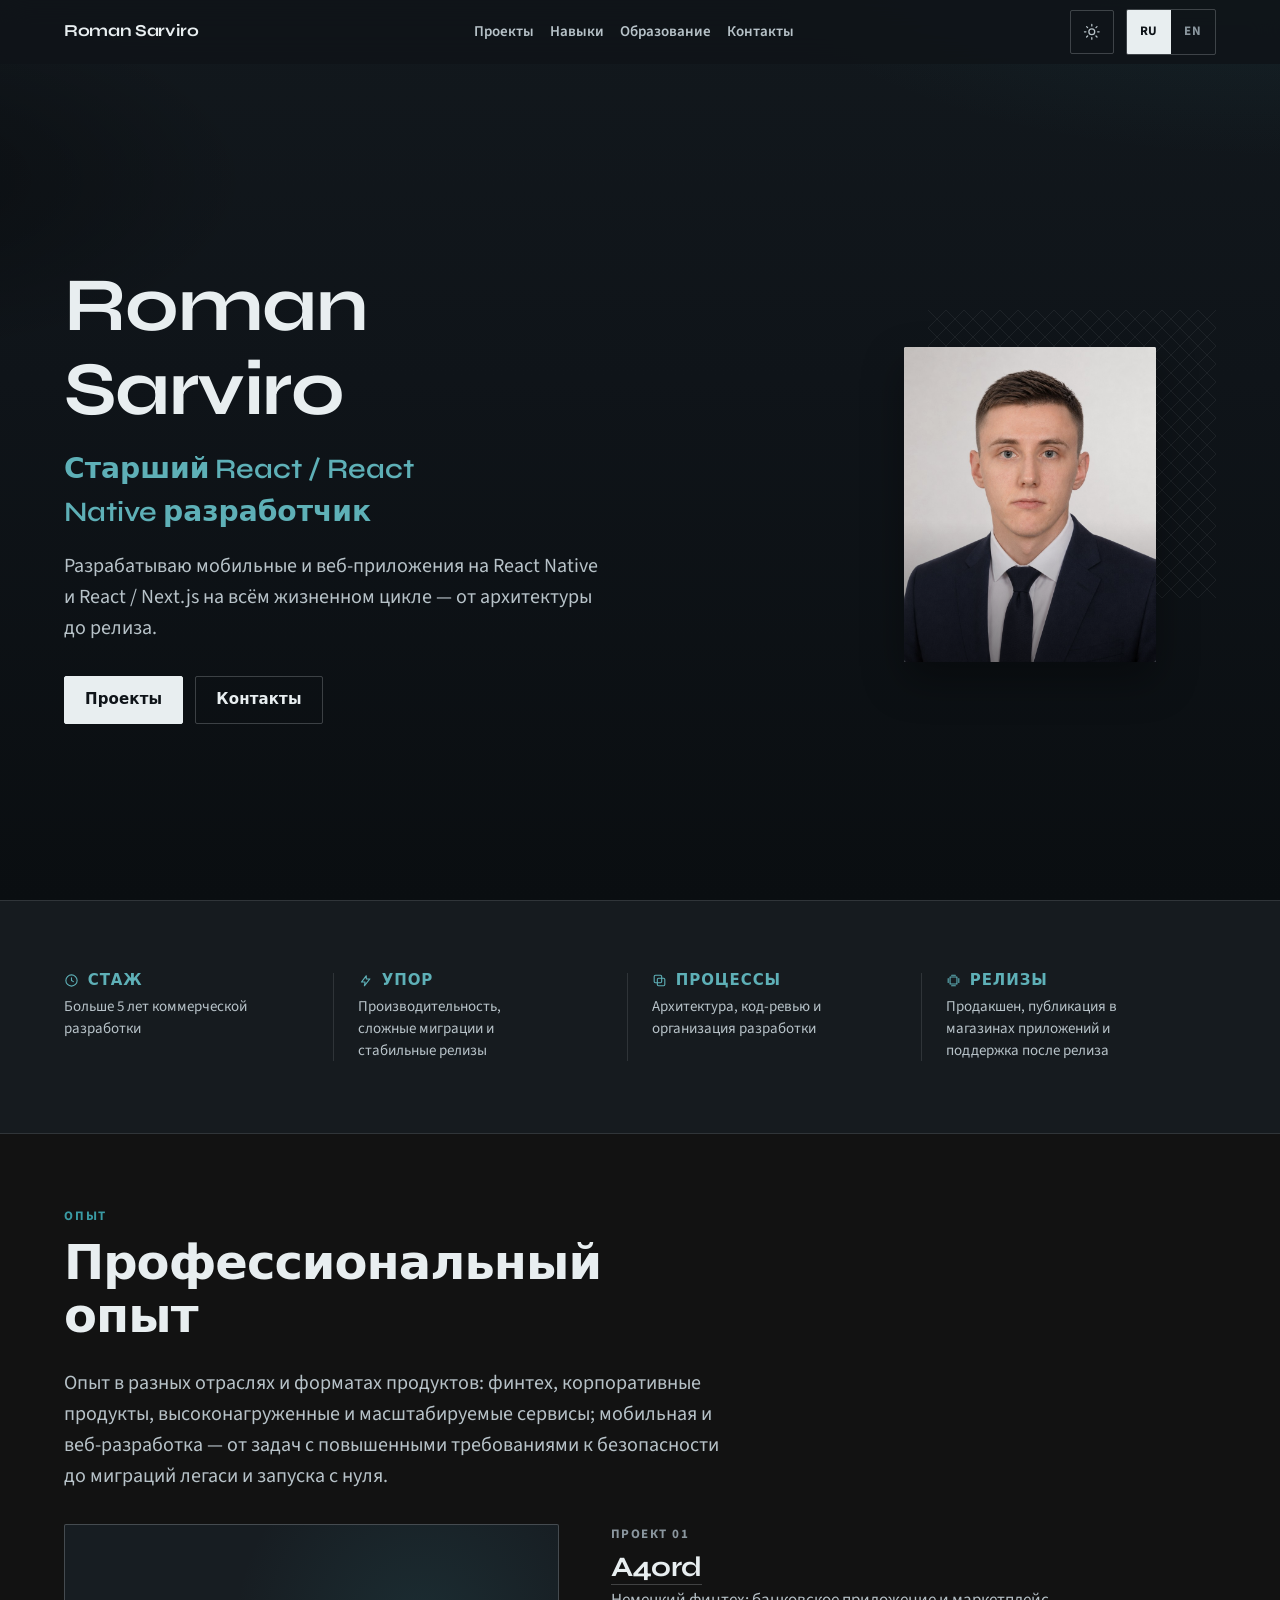
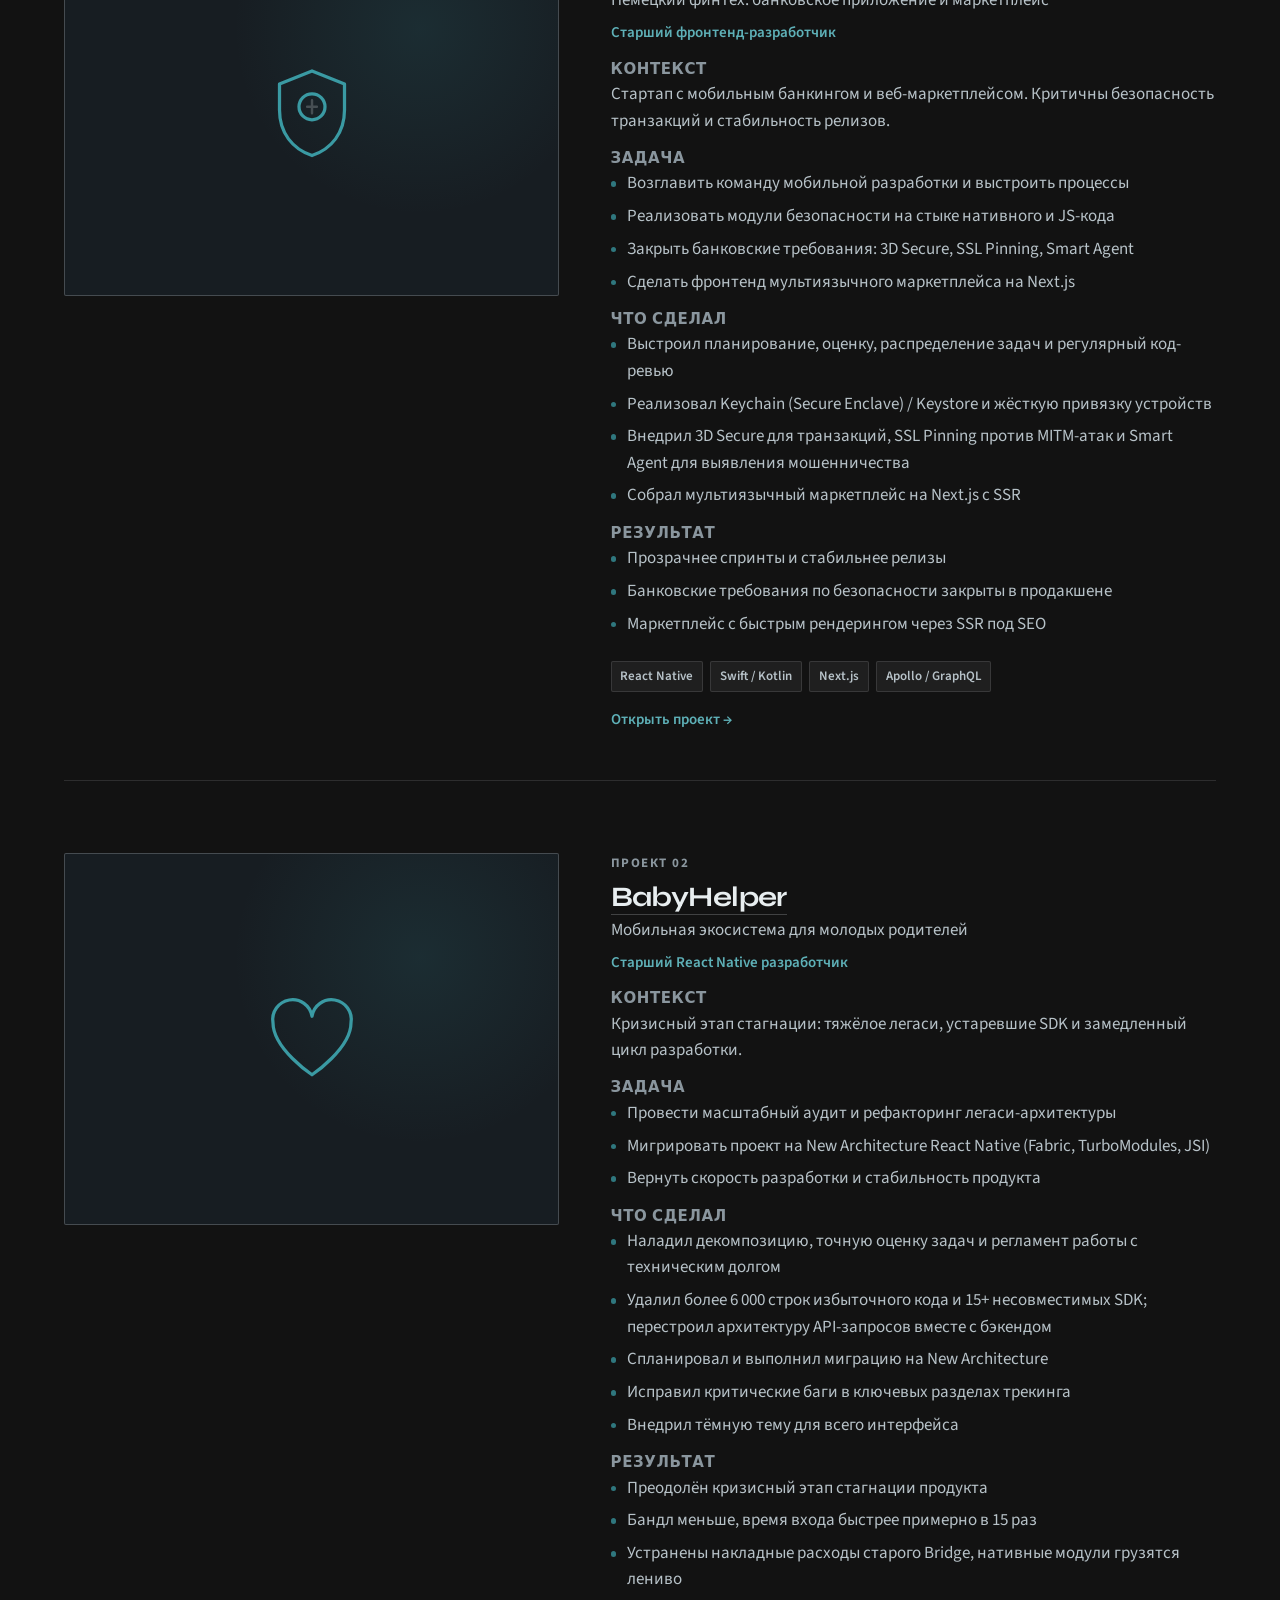
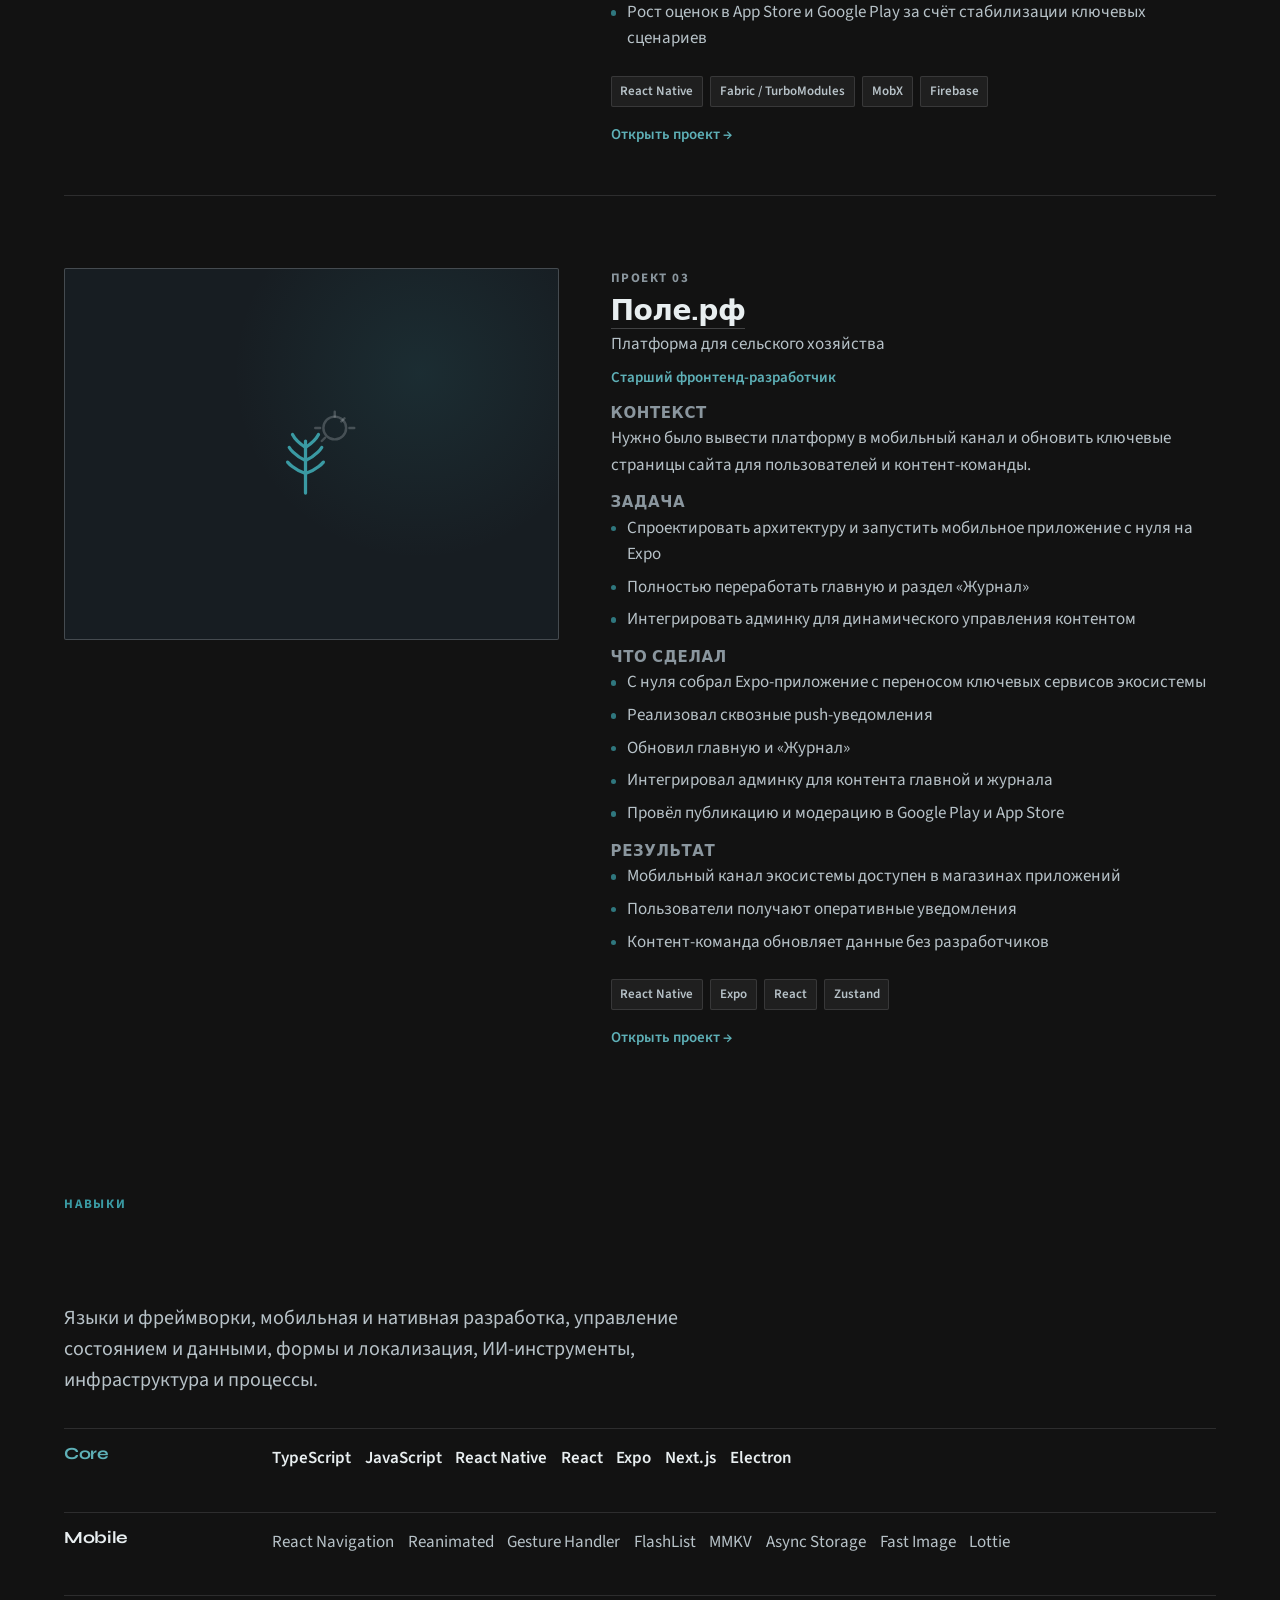
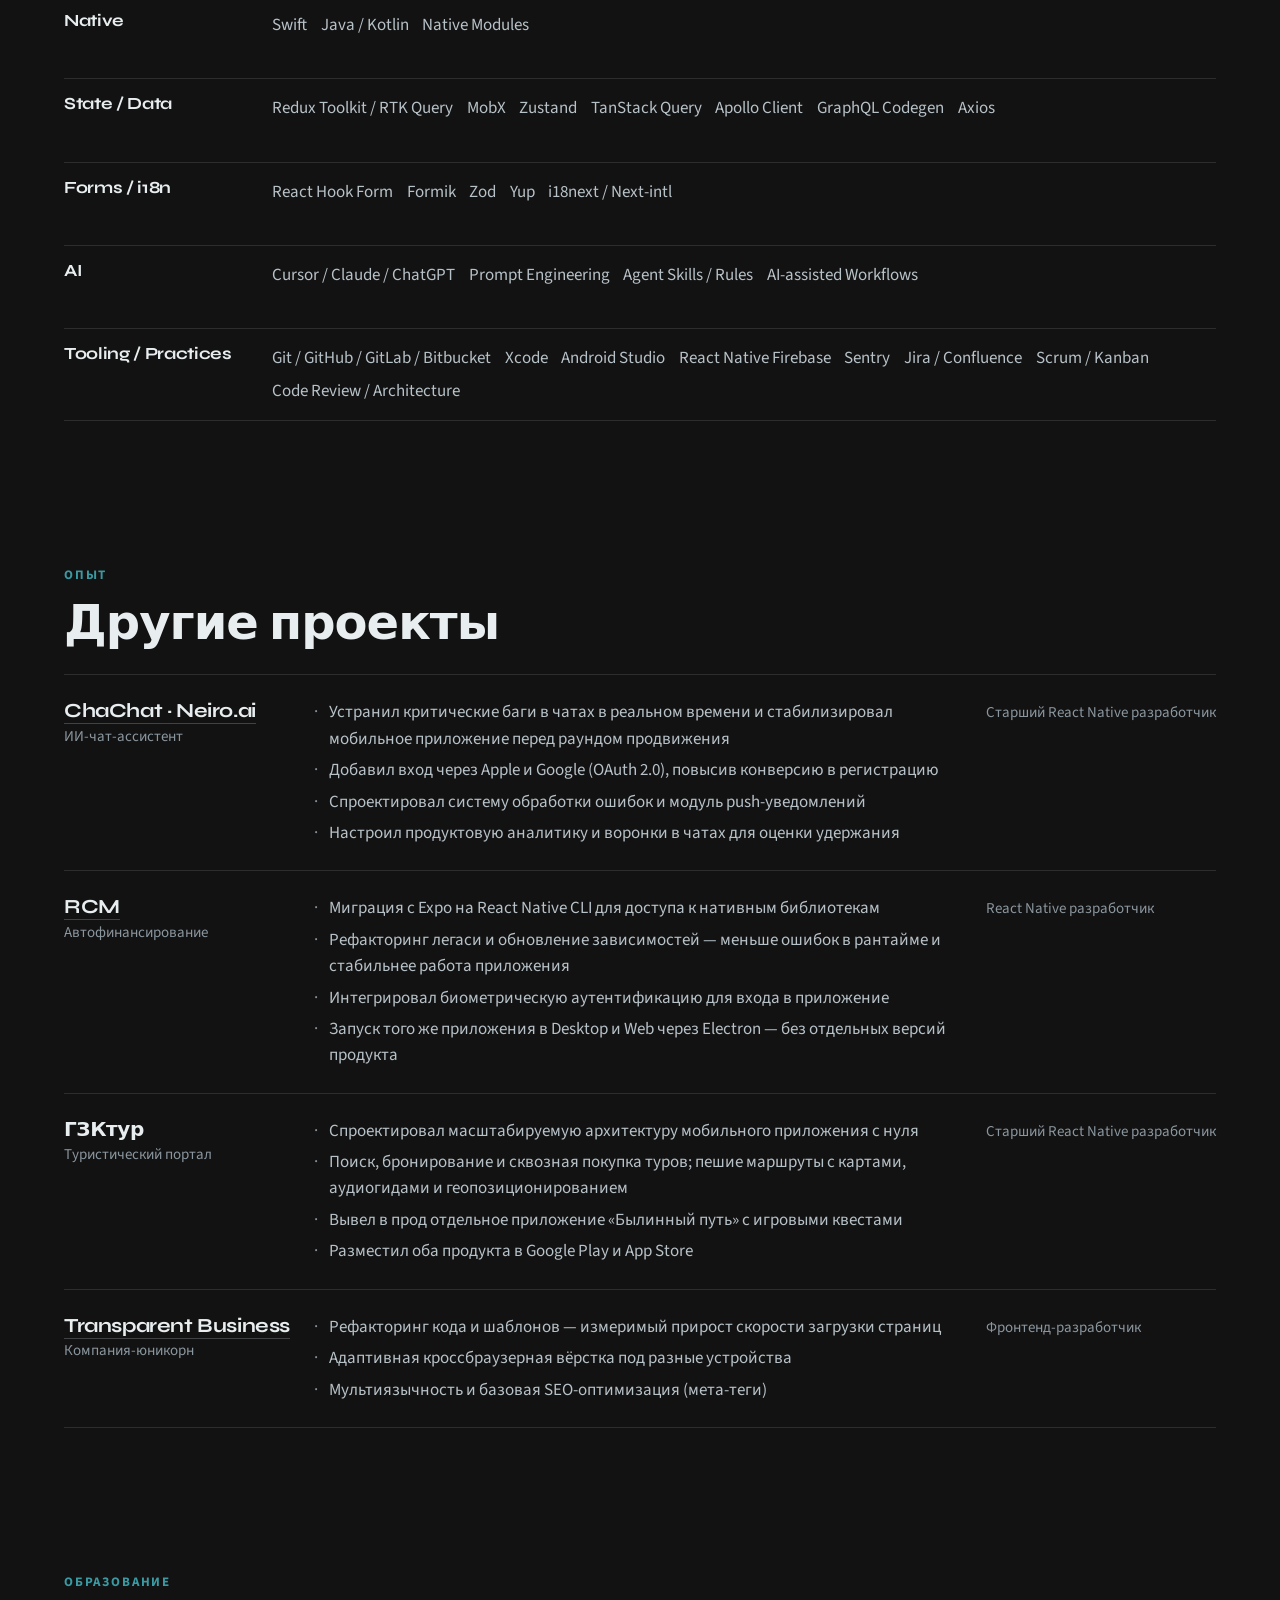
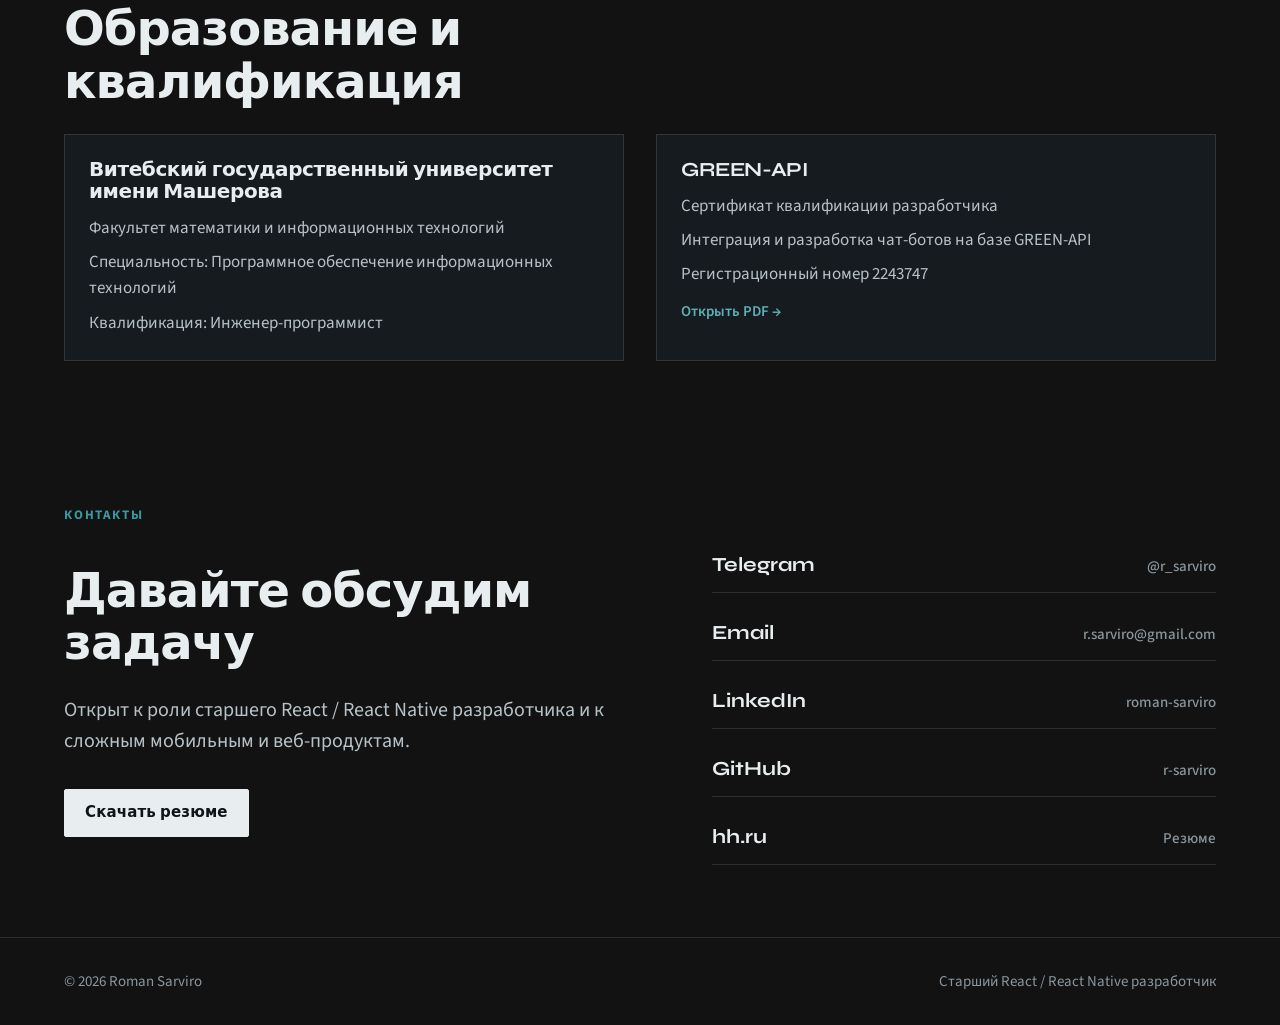
<file: index.html>
<!DOCTYPE html>
<html lang="ru">
<head>
  <meta charset="utf-8">
  <meta name="viewport" content="width=device-width, initial-scale=1">
  <script>
    (() => {
      const k = "portfolio-theme";
      const stored = localStorage.getItem(k);
      const theme = stored || "dark";
      document.documentElement.setAttribute("data-theme", theme);
    })();
  </script>
  <title>Roman Sarviro — Старший React / React Native разработчик | Портфолио</title>
  <meta name="description" content="Разработка мобильных и веб-приложений на React Native и React / Next.js на всём жизненном цикле — от архитектуры до релиза.">
  <meta name="author" content="Roman Sarviro">
  <link rel="canonical" href="https://r-sarviro.github.io/portfolio/">
  <link rel="alternate" hreflang="ru" href="https://r-sarviro.github.io/portfolio/">
  <link rel="alternate" hreflang="en" href="https://r-sarviro.github.io/portfolio/en/">
  <link rel="alternate" hreflang="x-default" href="https://r-sarviro.github.io/portfolio/">

  <meta property="og:type" content="website">
  <meta property="og:site_name" content="Roman Sarviro">
  <meta property="og:locale" content="ru_RU">
  <meta property="og:locale:alternate" content="en_US">
  <meta property="og:title" content="Roman Sarviro — Старший React / React Native разработчик | Портфолио">
  <meta property="og:description" content="Разработка мобильных и веб-приложений на React Native и React / Next.js на всём жизненном цикле — от архитектуры до релиза.">
  <meta property="og:url" content="https://r-sarviro.github.io/portfolio/">
  <meta property="og:image" content="https://r-sarviro.github.io/portfolio/assets/og-cover-ru.jpg">
  <meta property="og:image:width" content="1200">
  <meta property="og:image:height" content="630">
  <meta property="og:image:alt" content="Roman Sarviro — Старший React / React Native разработчик">

  <meta name="twitter:card" content="summary_large_image">
  <meta name="twitter:title" content="Roman Sarviro — Старший React / React Native разработчик | Портфолио">
  <meta name="twitter:description" content="Разработка мобильных и веб-приложений на React Native и React / Next.js на всём жизненном цикле — от архитектуры до релиза.">
  <meta name="twitter:image" content="https://r-sarviro.github.io/portfolio/assets/og-cover-ru.jpg">

  <link rel="icon" href="./favicon.svg" type="image/svg+xml">
  <link rel="icon" href="./favicon.ico" sizes="any">
  <link rel="preconnect" href="https://fonts.googleapis.com">
  <link rel="preconnect" href="https://fonts.gstatic.com" crossorigin>
  <link href="https://fonts.googleapis.com/css2?family=Source+Sans+3:wght@400;500;600;700&family=Syne:wght@600;700&display=swap" rel="stylesheet">
  <link rel="stylesheet" href="./css/tokens.css">
  <link rel="stylesheet" href="./css/base.css">
  <link rel="stylesheet" href="./css/layout.css">
  <link rel="stylesheet" href="./css/components.css">
  <script type="application/ld+json">
  {
    "@context": "https://schema.org",
    "@type": "Person",
    "name": "Roman Sarviro",
    "jobTitle": "Senior React / React Native Developer",
    "description": "Разработка мобильных и веб-приложений на React Native и React / Next.js на всём жизненном цикле — от архитектуры до релиза.",
    "url": "https://r-sarviro.github.io/portfolio/",
    "image": "https://r-sarviro.github.io/portfolio/assets/roman-sarviro.jpg",
    "email": "mailto:r.sarviro@gmail.com",
    "knowsAbout": [
      "TypeScript",
      "JavaScript",
      "React Native",
      "React",
      "Expo",
      "Next.js"
    ],
    "sameAs": [
      "https://t.me/r_sarviro",
      "https://www.linkedin.com/in/roman-sarviro-22014b246/",
      "https://github.com/r-sarviro",
      "https://hh.ru/resume/9f227656ff10aa53c80039ed1f624e5a383946"
    ]
  }
  </script>
</head>
<body>
  <a class="skip-link" href="#main">К основному содержимому</a>

  <header class="site-header">
    <div class="header-inner">
      <a class="brand" href="#top">Roman Sarviro</a>
      <nav class="nav" id="site-nav" data-nav aria-label="Основная навигация">
        <ul class="nav-list">
          <li><a href="#work">Проекты</a></li>
          <li><a href="#expertise">Навыки</a></li>
          <li><a href="#credentials">Образование</a></li>
          <li><a href="#contact">Контакты</a></li>
        </ul>
      </nav>
      <div class="header-controls">
        <button
          type="button"
          class="nav-toggle"
          data-nav-toggle
          aria-expanded="false"
          aria-controls="site-nav"
          aria-label="Открыть меню"
          data-label-open="Открыть меню"
          data-label-close="Закрыть меню"
        >
          <span class="nav-toggle__bar" aria-hidden="true"></span>
          <span class="nav-toggle__bar" aria-hidden="true"></span>
          <span class="nav-toggle__bar" aria-hidden="true"></span>
        </button>
        <button
          type="button"
          class="theme-toggle"
          data-theme-toggle
          data-label-to-dark="Переключить на тёмную тему"
          data-label-to-light="Переключить на светлую тему"
          aria-pressed="false"
          aria-label="Переключить на тёмную тему"
        >
          <svg class="icon-moon" viewBox="0 0 24 24" aria-hidden="true">
            <path d="M21 14.5A8.5 8.5 0 0 1 9.5 3 7 7 0 1 0 21 14.5z"/>
          </svg>
          <svg class="icon-sun" viewBox="0 0 24 24" aria-hidden="true">
            <circle cx="12" cy="12" r="4"/>
            <path d="M12 2v2M12 20v2M4.9 4.9l1.4 1.4M17.7 17.7l1.4 1.4M2 12h2M20 12h2M4.9 19.1l1.4-1.4M17.7 6.3l1.4-1.4"/>
          </svg>
        </button>
        <div class="locale-switch" aria-label="Язык">
          <a href="./" aria-current="page">RU</a>
          <a href="./en/">EN</a>
        </div>
      </div>
    </div>
  </header>

  <main id="main">
    <section class="hero" id="top" aria-labelledby="hero-name">
      <div class="hero-copy">
        <h1 class="hero-name" id="hero-name">Roman Sarviro</h1>
        <p class="hero-role">Старший React / React Native разработчик</p>
        <p class="hero-lead">
          Разрабатываю мобильные и веб-приложения на React Native и React / Next.js
          на всём жизненном цикле — от архитектуры до релиза.
        </p>
        <div class="hero-actions">
          <a class="btn btn-primary" href="#work">Проекты</a>
          <a class="btn btn-ghost" href="#contact">Контакты</a>
        </div>
      </div>
      <div class="hero-media">
        <figure class="portrait-frame">
          <img
            src="./assets/roman-sarviro.jpg"
            alt="Портрет Романа Сарвиро"
            width="1024"
            height="1024"
            fetchpriority="high"
          >
        </figure>
      </div>
    </section>

    <section class="snapshot" aria-label="Краткий профиль">
      <div class="section">
        <div class="snapshot-grid reveal">
          <div class="snapshot-item">
            <div class="snapshot-head">
              <svg class="snapshot-icon" viewBox="0 0 24 24" aria-hidden="true" focusable="false">
                <circle cx="12" cy="12" r="9"/>
                <path d="M12 7.5v4.5l3 1.8"/>
              </svg>
              <p class="snapshot-label">Стаж</p>
            </div>
            <p class="snapshot-text">Больше 5 лет коммерческой разработки</p>
          </div>
          <div class="snapshot-item">
            <div class="snapshot-head">
              <svg class="snapshot-icon" viewBox="0 0 24 24" aria-hidden="true" focusable="false">
                <path d="M13 4.5L5.5 14.5h5.8l-1.1 6 8.8-11h-5.7V4.5z"/>
              </svg>
              <p class="snapshot-label">Упор</p>
            </div>
            <p class="snapshot-text">Производительность, сложные миграции и стабильные релизы</p>
          </div>
          <div class="snapshot-item">
            <div class="snapshot-head">
              <svg class="snapshot-icon" viewBox="0 0 24 24" aria-hidden="true" focusable="false">
                <rect x="3.5" y="3.5" width="12" height="12" rx="2"/>
                <rect x="8.5" y="8.5" width="12" height="12" rx="2"/>
              </svg>
              <p class="snapshot-label">Процессы</p>
            </div>
            <p class="snapshot-text">Архитектура, код-ревью и организация разработки</p>
          </div>
          <div class="snapshot-item">
            <div class="snapshot-head">
              <svg class="snapshot-icon" viewBox="0 0 24 24" aria-hidden="true" focusable="false">
                <path d="M6.5 6.5h11v11h-11z"/>
                <path d="M9 3.5h6M9 20.5h6M3.5 9v6M20.5 9v6"/>
              </svg>
              <p class="snapshot-label">Релизы</p>
            </div>
            <p class="snapshot-text">Продакшен, публикация в магазинах приложений и поддержка после релиза</p>
          </div>
        </div>
      </div>
    </section>

    <section class="section" id="work" aria-labelledby="work-title">
      <p class="section-label reveal">Опыт</p>
      <h2 class="section-title reveal" id="work-title">Профессиональный опыт</h2>
      <p class="section-lead reveal">
        Опыт в разных отраслях и форматах продуктов: финтех, корпоративные продукты,
        высоконагруженные и масштабируемые сервисы; мобильная и веб-разработка —
        от задач с повышенными требованиями к безопасности до миграций легаси и запуска с нуля.
      </p>

      <div class="cases">
        <article class="case reveal" aria-labelledby="case-a4ord">
          <div class="case-visual" aria-hidden="true">
            <svg class="case-visual-svg case-visual-svg--shield" viewBox="0 0 64 64" focusable="false">
              <path class="viz-mark" d="M32 8l20 8v16c0 14-8 24-20 28C20 56 12 46 12 32V16l20-8z"/>
              <circle class="viz-mark" cx="32" cy="30" r="8"/>
              <path class="viz-soft" d="M32 26v8M29 30h6"/>
            </svg>
          </div>
          <div class="case-body">
            <p class="case-kicker">Проект 01</p>
            <h3 class="case-title" id="case-a4ord">
              <a href="https://a4ord.de/" target="_blank" rel="noopener noreferrer">A4ord</a>
            </h3>
            <p class="case-summary">Немецкий финтех: банковское приложение и маркетплейс</p>
            <p class="case-role">Старший фронтенд-разработчик</p>
            <div class="case-story">
              <div class="case-step">
                <h4>Контекст</h4>
                <p>Стартап с мобильным банкингом и веб-маркетплейсом. Критичны безопасность транзакций и стабильность релизов.</p>
              </div>
              <div class="case-step">
                <h4>Задача</h4>
                <ul>
                  <li>Возглавить команду мобильной разработки и выстроить процессы</li>
                  <li>Реализовать модули безопасности на стыке нативного и JS-кода</li>
                  <li>Закрыть банковские требования: 3D Secure, SSL Pinning, Smart Agent</li>
                  <li>Сделать фронтенд мультиязычного маркетплейса на Next.js</li>
                </ul>
              </div>
              <div class="case-step">
                <h4>Что сделал</h4>
                <ul>
                  <li>Выстроил планирование, оценку, распределение задач и регулярный код-ревью</li>
                  <li>Реализовал Keychain (Secure Enclave) / Keystore и жёсткую привязку устройств</li>
                  <li>Внедрил 3D Secure для транзакций, SSL Pinning против MITM-атак и Smart Agent для выявления мошенничества</li>
                  <li>Собрал мультиязычный маркетплейс на Next.js с SSR</li>
                </ul>
              </div>
              <div class="case-step">
                <h4>Результат</h4>
                <ul>
                  <li>Прозрачнее спринты и стабильнее релизы</li>
                  <li>Банковские требования по безопасности закрыты в продакшене</li>
                  <li>Маркетплейс с быстрым рендерингом через SSR под SEO</li>
                </ul>
              </div>
            </div>
            <div class="tech-row" aria-label="Технологии">
              <span>React Native</span><span>Swift / Kotlin</span><span>Next.js</span><span>Apollo / GraphQL</span>
            </div>
            <a class="case-link" href="https://a4ord.de/" target="_blank" rel="noopener noreferrer">Открыть проект →</a>
          </div>
        </article>

        <article class="case reveal" aria-labelledby="case-babyhelper">
          <div class="case-visual" aria-hidden="true">
            <svg class="case-visual-svg case-visual-svg--heart" viewBox="0 0 64 64" focusable="false">
              <path class="viz-mark" d="M32 54C32 54 8 38 8 22a12 12 0 0 1 24-4 12 12 0 0 1 24 4c0 16-24 32-24 32z"/>
            </svg>
          </div>
          <div class="case-body">
            <p class="case-kicker">Проект 02</p>
            <h3 class="case-title" id="case-babyhelper">
              <a href="https://babyhelper.ru/" target="_blank" rel="noopener noreferrer">BabyHelper</a>
            </h3>
            <p class="case-summary">Мобильная экосистема для молодых родителей</p>
            <p class="case-role">Старший React Native разработчик</p>
            <div class="case-story">
              <div class="case-step">
                <h4>Контекст</h4>
                <p>Кризисный этап стагнации: тяжёлое легаси, устаревшие SDK и замедленный цикл разработки.</p>
              </div>
              <div class="case-step">
                <h4>Задача</h4>
                <ul>
                  <li>Провести масштабный аудит и рефакторинг легаси-архитектуры</li>
                  <li>Мигрировать проект на New Architecture React Native (Fabric, TurboModules, JSI)</li>
                  <li>Вернуть скорость разработки и стабильность продукта</li>
                </ul>
              </div>
              <div class="case-step">
                <h4>Что сделал</h4>
                <ul>
                  <li>Наладил декомпозицию, точную оценку задач и регламент работы с техническим долгом</li>
                  <li>Удалил более 6&nbsp;000 строк избыточного кода и 15+ несовместимых SDK; перестроил архитектуру API-запросов вместе с бэкендом</li>
                  <li>Спланировал и выполнил миграцию на New Architecture</li>
                  <li>Исправил критические баги в ключевых разделах трекинга</li>
                  <li>Внедрил тёмную тему для всего интерфейса</li>
                </ul>
              </div>
              <div class="case-step">
                <h4>Результат</h4>
                <ul>
                  <li>Преодолён кризисный этап стагнации продукта</li>
                  <li>Бандл меньше, время входа быстрее примерно в 15 раз</li>
                  <li>Устранены накладные расходы старого Bridge, нативные модули грузятся лениво</li>
                  <li>Рост оценок в App Store и Google Play за счёт стабилизации ключевых сценариев</li>
                </ul>
              </div>
            </div>
            <div class="tech-row" aria-label="Технологии">
              <span>React Native</span><span>Fabric / TurboModules</span><span>MobX</span><span>Firebase</span>
            </div>
            <a class="case-link" href="https://babyhelper.ru/" target="_blank" rel="noopener noreferrer">Открыть проект →</a>
          </div>
        </article>

        <article class="case reveal" aria-labelledby="case-pole">
          <div class="case-visual" aria-hidden="true">
            <svg class="case-visual-svg case-visual-svg--wheat" viewBox="0 0 64 64" focusable="false">
              <g class="viz-sun">
                <circle class="viz-soft" cx="46" cy="16" r="7"/>
                <path class="viz-soft" d="M46 6v3M55 16h3M37 16h-3M52 10l-2 2M40 22l-2 2"/>
              </g>
              <g class="viz-ear">
                <path class="viz-mark" d="M28 56V24"/>
                <path class="viz-mark" d="M28 28c-6-4-8-8-8-8M28 28c6-4 8-8 8-8M28 36c-7-3-10-8-10-8M28 36c7-3 10-8 10-8M28 44c-7-2-11-7-11-7M28 44c7-2 11-7 11-7"/>
              </g>
            </svg>
          </div>
          <div class="case-body">
            <p class="case-kicker">Проект 03</p>
            <h3 class="case-title" id="case-pole">
              <a href="https://xn--e1alid.xn--p1ai/" target="_blank" rel="noopener noreferrer">Поле.рф</a>
            </h3>
            <p class="case-summary">Платформа для сельского хозяйства</p>
            <p class="case-role">Старший фронтенд-разработчик</p>
            <div class="case-story">
              <div class="case-step">
                <h4>Контекст</h4>
                <p>Нужно было вывести платформу в мобильный канал и обновить ключевые страницы сайта для пользователей и контент-команды.</p>
              </div>
              <div class="case-step">
                <h4>Задача</h4>
                <ul>
                  <li>Спроектировать архитектуру и запустить мобильное приложение с нуля на Expo</li>
                  <li>Полностью переработать главную и раздел «Журнал»</li>
                  <li>Интегрировать админку для динамического управления контентом</li>
                </ul>
              </div>
              <div class="case-step">
                <h4>Что сделал</h4>
                <ul>
                  <li>С нуля собрал Expo-приложение с переносом ключевых сервисов экосистемы</li>
                  <li>Реализовал сквозные push-уведомления</li>
                  <li>Обновил главную и «Журнал»</li>
                  <li>Интегрировал админку для контента главной и журнала</li>
                  <li>Провёл публикацию и модерацию в Google Play и App Store</li>
                </ul>
              </div>
              <div class="case-step">
                <h4>Результат</h4>
                <ul>
                  <li>Мобильный канал экосистемы доступен в магазинах приложений</li>
                  <li>Пользователи получают оперативные уведомления</li>
                  <li>Контент-команда обновляет данные без разработчиков</li>
                </ul>
              </div>
            </div>
            <div class="tech-row" aria-label="Технологии">
              <span>React Native</span><span>Expo</span><span>React</span><span>Zustand</span>
            </div>
            <a class="case-link" href="https://xn--e1alid.xn--p1ai/" target="_blank" rel="noopener noreferrer">Открыть проект →</a>
          </div>
        </article>
      </div>
    </section>

    <section class="section" id="expertise" aria-labelledby="expertise-title">
      <p class="section-label reveal">Навыки</p>
      <h2 class="section-title reveal" id="expertise-title">Технические навыки</h2>
      <p class="section-lead reveal">
        Языки и фреймворки, мобильная и нативная разработка, управление состоянием
        и данными, формы и локализация, ИИ-инструменты, инфраструктура и процессы.
      </p>

      <div class="expertise-grid reveal">
        <div class="expertise-group core">
          <h3>Core</h3>
          <ul>
            <li>TypeScript</li>
            <li>JavaScript</li>
            <li>React Native</li>
            <li>React</li>
            <li>Expo</li>
            <li>Next.js</li>
            <li>Electron</li>
          </ul>
        </div>
        <div class="expertise-group">
          <h3>Mobile</h3>
          <ul>
            <li>React Navigation</li>
            <li>Reanimated</li>
            <li>Gesture Handler</li>
            <li>FlashList</li>
            <li>MMKV</li>
            <li>Async Storage</li>
            <li>Fast Image</li>
            <li>Lottie</li>
          </ul>
        </div>
        <div class="expertise-group">
          <h3>Native</h3>
          <ul>
            <li>Swift</li>
            <li>Java / Kotlin</li>
            <li>Native Modules</li>
          </ul>
        </div>
        <div class="expertise-group">
          <h3>State / Data</h3>
          <ul>
            <li>Redux Toolkit / RTK Query</li>
            <li>MobX</li>
            <li>Zustand</li>
            <li>TanStack Query</li>
            <li>Apollo Client</li>
            <li>GraphQL Codegen</li>
            <li>Axios</li>
          </ul>
        </div>
        <div class="expertise-group">
          <h3>Forms / i18n</h3>
          <ul>
            <li>React Hook Form</li>
            <li>Formik</li>
            <li>Zod</li>
            <li>Yup</li>
            <li>i18next / Next-intl</li>
          </ul>
        </div>
        <div class="expertise-group">
          <h3>AI</h3>
          <ul>
            <li>Cursor / Claude / ChatGPT</li>
            <li>Prompt Engineering</li>
            <li>Agent Skills / Rules</li>
            <li>AI-assisted Workflows</li>
          </ul>
        </div>
        <div class="expertise-group">
          <h3>Tooling / Practices</h3>
          <ul>
            <li>Git / GitHub / GitLab / Bitbucket</li>
            <li>Xcode</li>
            <li>Android Studio</li>
            <li>React Native Firebase</li>
            <li>Sentry</li>
            <li>Jira / Confluence</li>
            <li>Scrum / Kanban</li>
            <li>Code Review / Architecture</li>
          </ul>
        </div>
      </div>
    </section>

    <section class="section" id="more" aria-labelledby="more-title">
      <p class="section-label reveal">Опыт</p>
      <h2 class="section-title reveal" id="more-title">Другие проекты</h2>
      <ul class="more-list">
        <li class="more-item reveal">
          <div class="more-head">
            <h3><a href="https://chachat.app/" target="_blank" rel="noopener noreferrer">ChaChat · Neiro.ai</a></h3>
            <p class="more-summary">ИИ-чат-ассистент</p>
          </div>
          <ul class="more-lines">
            <li>Устранил критические баги в чатах в реальном времени и стабилизировал мобильное приложение перед раундом продвижения</li>
            <li>Добавил вход через Apple и Google (OAuth 2.0), повысив конверсию в регистрацию</li>
            <li>Спроектировал систему обработки ошибок и модуль push-уведомлений</li>
            <li>Настроил продуктовую аналитику и воронки в чатах для оценки удержания</li>
          </ul>
          <span class="more-role">Старший React Native разработчик</span>
        </li>
        <li class="more-item reveal">
          <div class="more-head">
            <h3><a href="https://www.mbsicorp.com/recovery-connect-mobile" target="_blank" rel="noopener noreferrer">RCM</a></h3>
            <p class="more-summary">Автофинансирование</p>
          </div>
          <ul class="more-lines">
            <li>Миграция с Expo на React Native CLI для доступа к нативным библиотекам</li>
            <li>Рефакторинг легаси и обновление зависимостей — меньше ошибок в рантайме и стабильнее работа приложения</li>
            <li>Интегрировал биометрическую аутентификацию для входа в приложение</li>
            <li>Запуск того же приложения в Desktop и Web через Electron — без отдельных версий продукта</li>
          </ul>
          <span class="more-role">React Native разработчик</span>
        </li>
        <li class="more-item reveal">
          <div class="more-head">
            <h3>ГЗКтур</h3>
            <p class="more-summary">Туристический портал</p>
          </div>
          <ul class="more-lines">
            <li>Спроектировал масштабируемую архитектуру мобильного приложения с нуля</li>
            <li>Поиск, бронирование и сквозная покупка туров; пешие маршруты с картами, аудиогидами и геопозиционированием</li>
            <li>Вывел в прод отдельное приложение «Былинный путь» с игровыми квестами</li>
            <li>Разместил оба продукта в Google Play и App Store</li>
          </ul>
          <span class="more-role">Старший React Native разработчик</span>
        </li>
        <li class="more-item reveal">
          <div class="more-head">
            <h3><a href="https://transparentbusiness.com/" target="_blank" rel="noopener noreferrer">Transparent Business</a></h3>
            <p class="more-summary">Компания-юникорн</p>
          </div>
          <ul class="more-lines">
            <li>Рефакторинг кода и шаблонов — измеримый прирост скорости загрузки страниц</li>
            <li>Адаптивная кроссбраузерная вёрстка под разные устройства</li>
            <li>Мультиязычность и базовая SEO-оптимизация (мета-теги)</li>
          </ul>
          <span class="more-role">Фронтенд-разработчик</span>
        </li>
      </ul>
    </section>

    <section class="section" id="credentials" aria-labelledby="credentials-title">
      <p class="section-label reveal">Образование</p>
      <h2 class="section-title reveal" id="credentials-title">Образование и квалификация</h2>
      <div class="creds-grid">
        <div class="cred-block reveal">
          <h3>Витебский государственный университет имени Машерова</h3>
          <ul>
            <li>Факультет математики и информационных технологий</li>
            <li>Специальность: Программное обеспечение информационных технологий</li>
            <li>Квалификация: Инженер-программист</li>
          </ul>
        </div>
        <a
          class="cred-block reveal"
          href="./assets/green-api-certificate.pdf"
          target="_blank"
          rel="noopener noreferrer"
          aria-label="Открыть сертификат GREEN-API в PDF"
        >
          <h3>GREEN-API</h3>
          <ul>
            <li>Сертификат квалификации разработчика</li>
            <li>Интеграция и разработка чат-ботов на базе GREEN-API</li>
            <li>Регистрационный номер 2243747</li>
          </ul>
          <span class="cred-action">Открыть PDF →</span>
        </a>
      </div>
    </section>

    <section class="section" id="contact" aria-labelledby="contact-title">
      <p class="section-label reveal">Контакты</p>
      <div class="contact-panel">
        <div>
          <h2 class="section-title reveal" id="contact-title">Давайте обсудим задачу</h2>
          <p class="section-lead reveal">Открыт к роли старшего React / React Native разработчика и к сложным мобильным и веб-продуктам.</p>
          <div class="contact-resume reveal">
            <a
              class="btn btn-primary"
              href="./assets/resume-ru.pdf"
              download="Roman-Sarviro-Resume-RU.pdf"
              data-resume-download
            >
              Скачать резюме
            </a>
            <button
              type="button"
              class="btn btn-ghost"
              data-share-resume
              data-share-url="./assets/resume-ru.pdf"
              data-share-filename="Roman-Sarviro-Resume-RU.pdf"
              data-share-title="Roman Sarviro — Резюме"
              data-share-text="Резюме Романа Сарвиро (PDF)"
            >
              Поделиться резюме
            </button>
          </div>
        </div>
        <ul class="contact-links reveal">
          <li><a href="https://t.me/r_sarviro">Telegram <span>@r_sarviro</span></a></li>
          <li><a href="mailto:r.sarviro@gmail.com">Email <span>r.sarviro@gmail.com</span></a></li>
          <li><a href="https://www.linkedin.com/in/roman-sarviro-22014b246/?locale=ru-RU">LinkedIn <span>roman-sarviro</span></a></li>
          <li><a href="https://github.com/r-sarviro">GitHub <span>r-sarviro</span></a></li>
          <li><a href="https://hh.ru/resume/9f227656ff10aa53c80039ed1f624e5a383946">hh.ru <span>Резюме</span></a></li>
        </ul>
      </div>
    </section>
  </main>

  <footer class="site-footer">
    <div class="footer-inner">
      <p>© <span id="year"></span> Roman Sarviro</p>
      <p>Старший React / React Native разработчик</p>
    </div>
  </footer>

  <script>
    document.getElementById("year").textContent = String(new Date().getFullYear());
  </script>
  <script src="./js/main.js" defer></script>
  <script
    data-goatcounter="https://r-sarviro.goatcounter.com/count"
    async
    src="//gc.zgo.at/count.js"
  ></script>
</body>
</html>
</file>
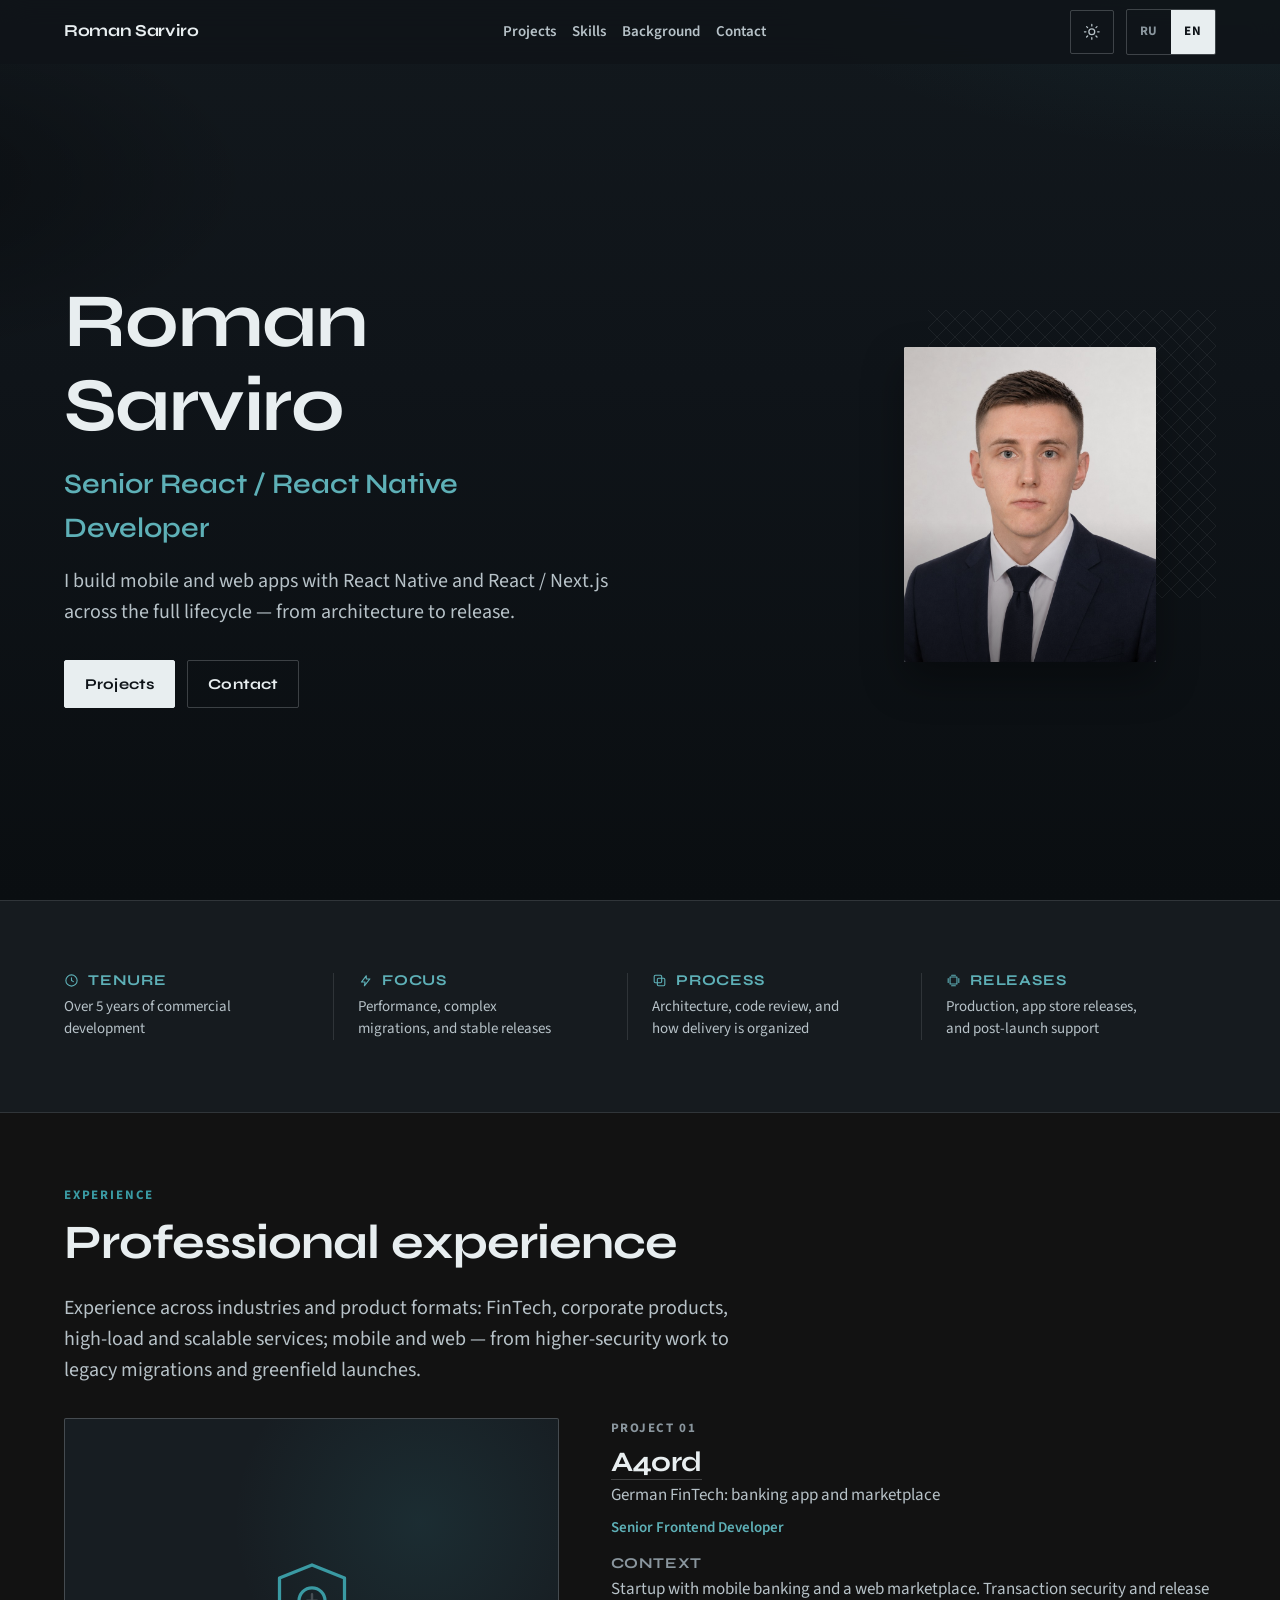
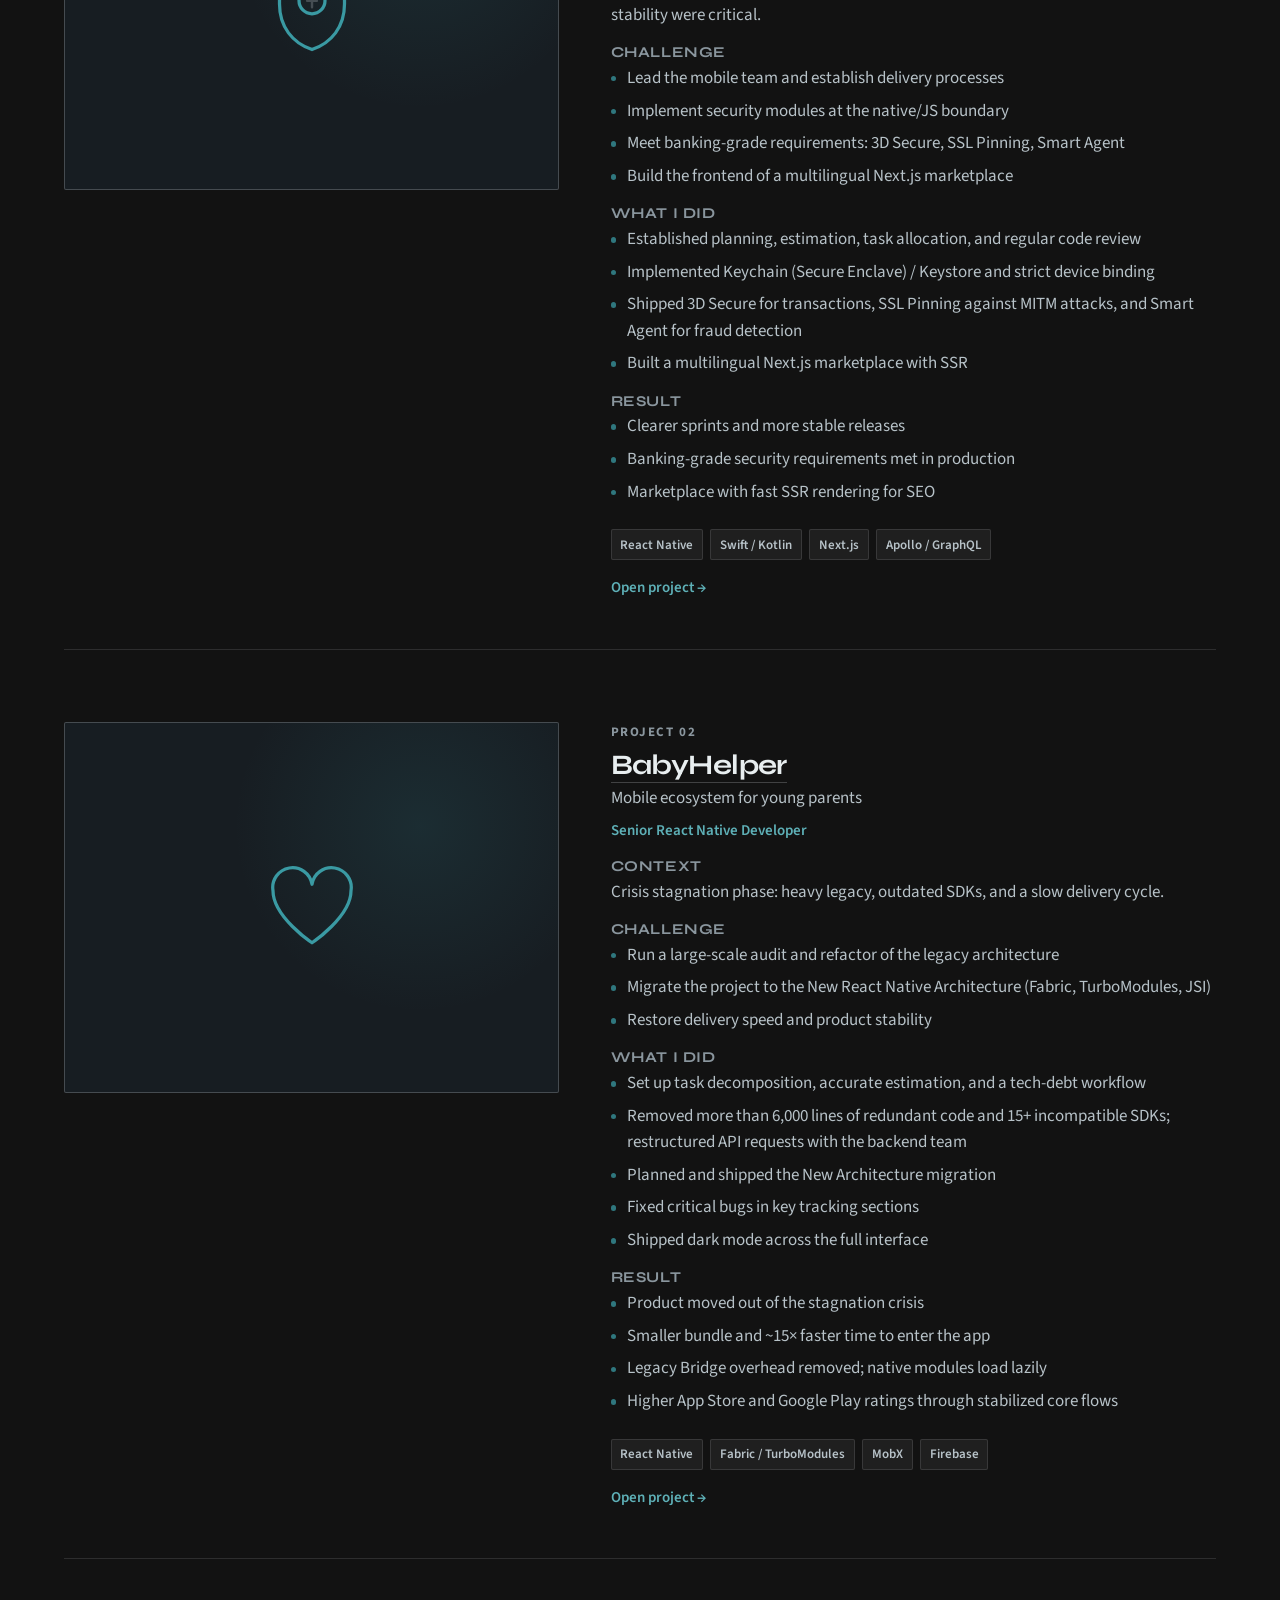
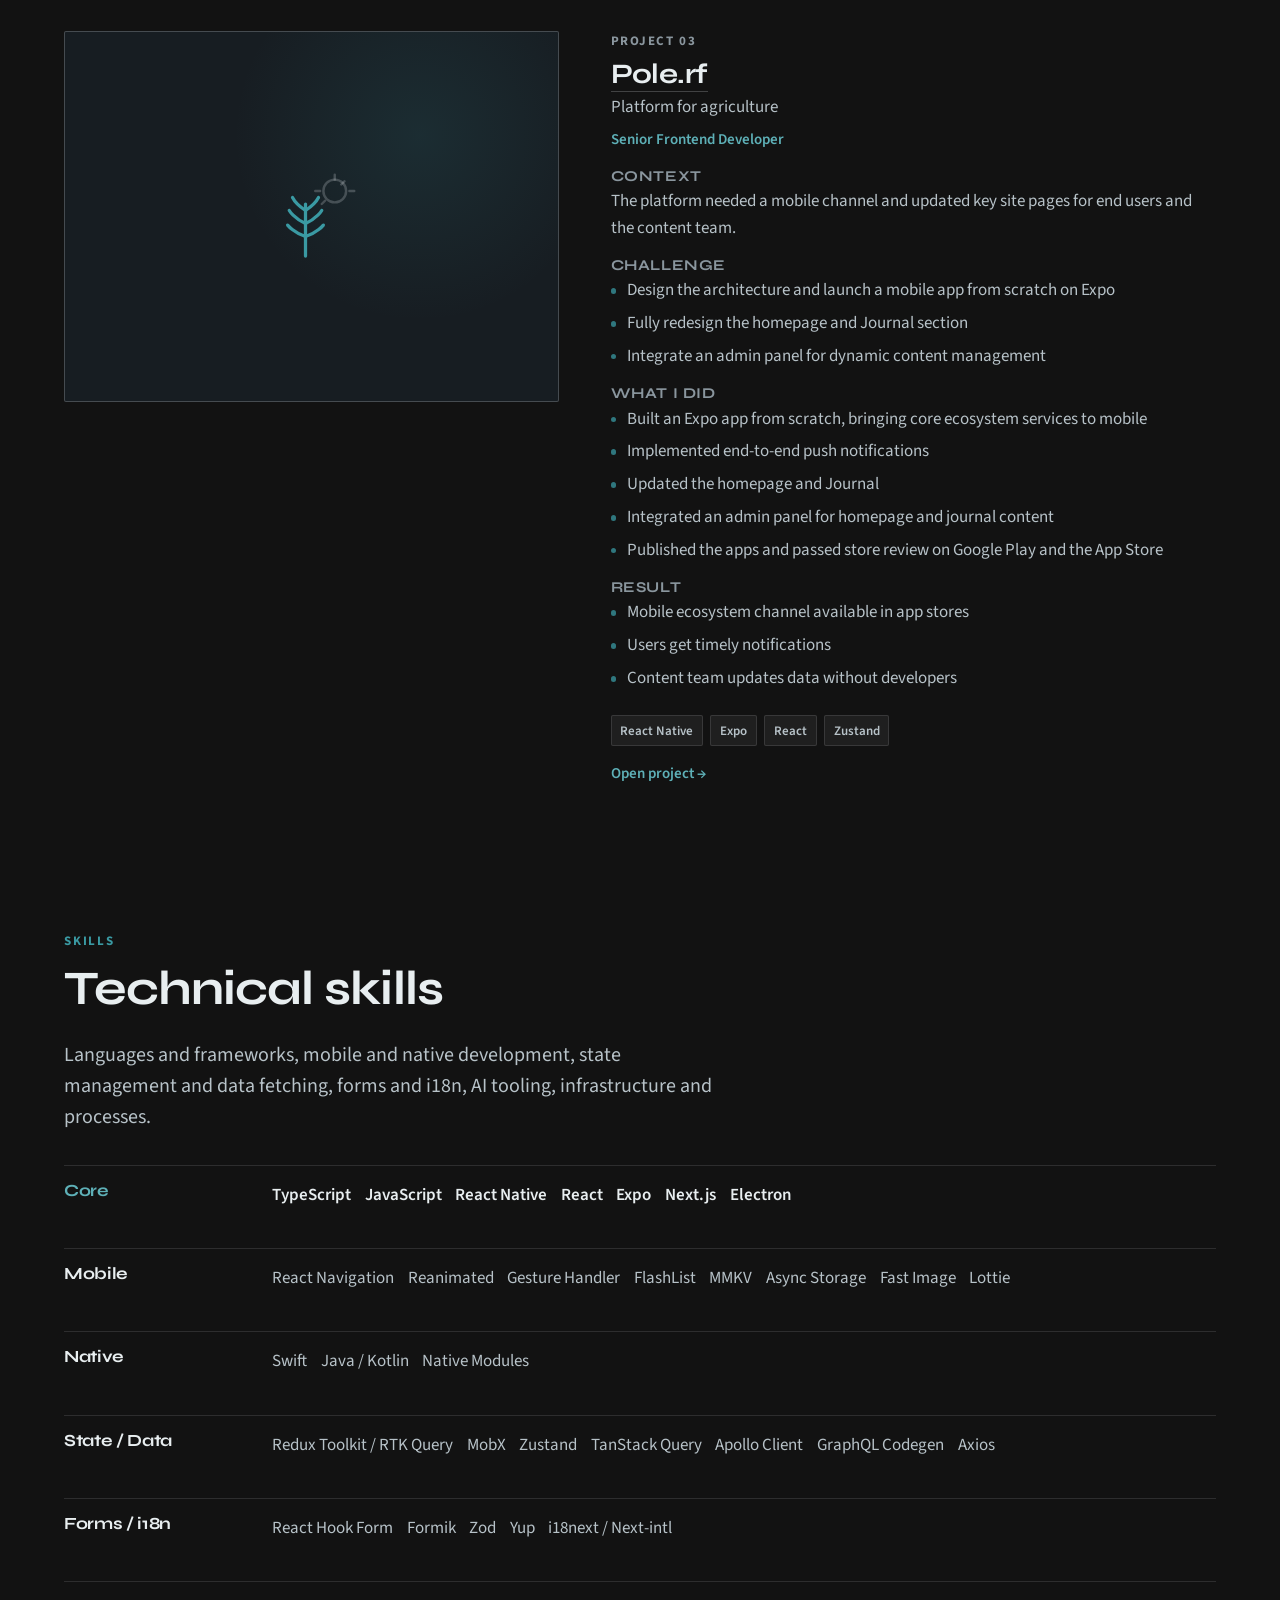
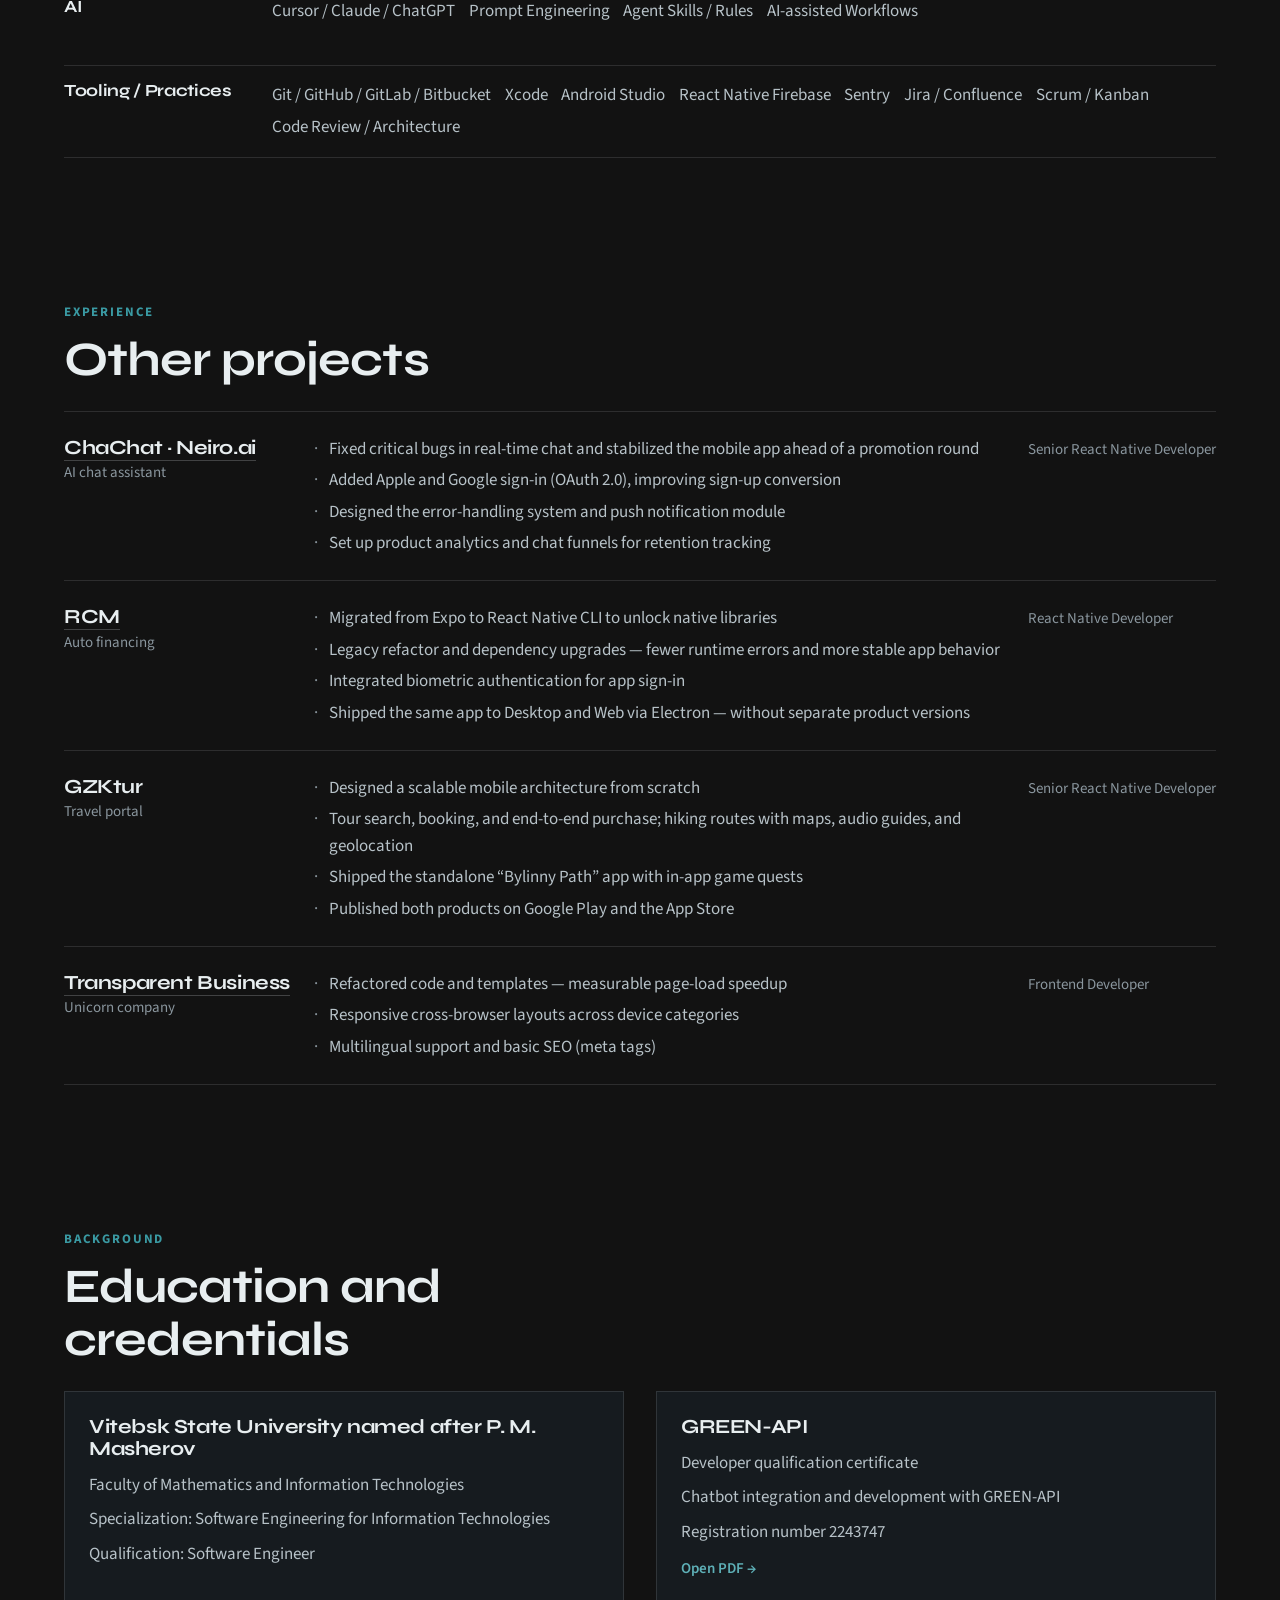
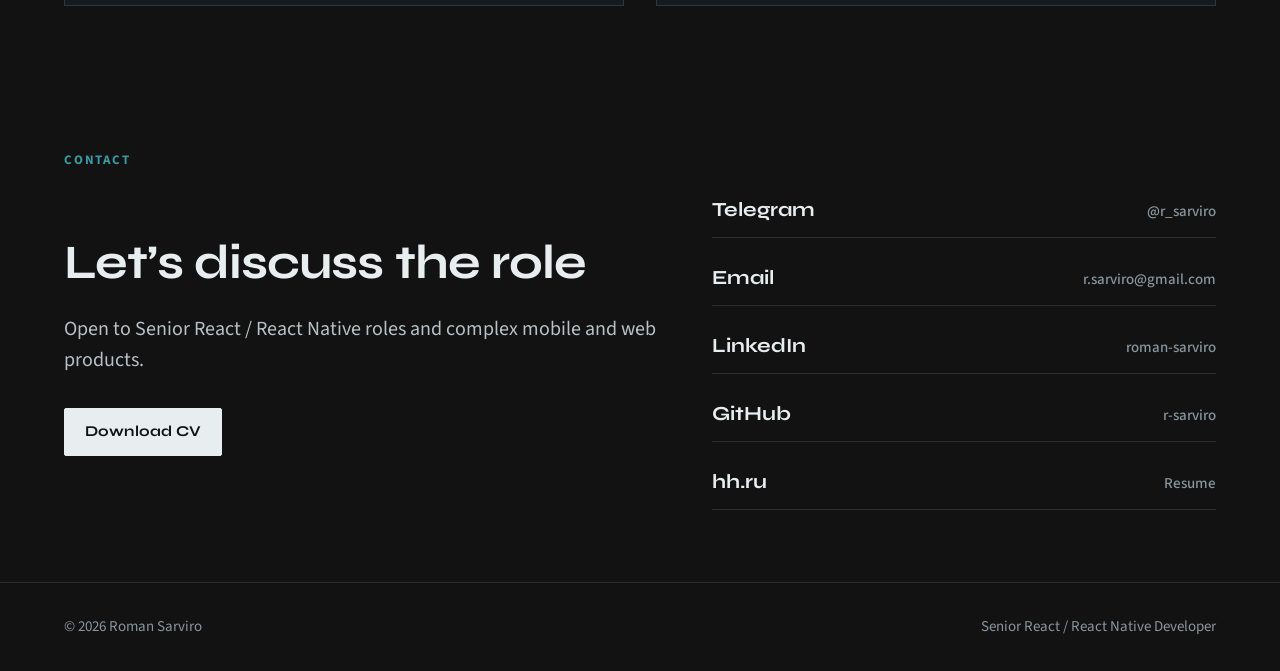
<file: en/index.html>
<!DOCTYPE html>
<html lang="en">
<head>
  <meta charset="utf-8">
  <meta name="viewport" content="width=device-width, initial-scale=1">
  <script>
    (() => {
      const k = "portfolio-theme";
      const stored = localStorage.getItem(k);
      const theme = stored || "dark";
      document.documentElement.setAttribute("data-theme", theme);
    })();
  </script>
  <title>Roman Sarviro — Senior React / React Native Developer</title>
  <meta name="description" content="Building mobile and web apps with React Native and React / Next.js across the full lifecycle — from architecture to release.">
  <meta name="author" content="Roman Sarviro">
  <link rel="canonical" href="https://r-sarviro.github.io/portfolio/en/">
  <link rel="alternate" hreflang="ru" href="https://r-sarviro.github.io/portfolio/">
  <link rel="alternate" hreflang="en" href="https://r-sarviro.github.io/portfolio/en/">
  <link rel="alternate" hreflang="x-default" href="https://r-sarviro.github.io/portfolio/">

  <meta property="og:type" content="website">
  <meta property="og:site_name" content="Roman Sarviro">
  <meta property="og:locale" content="en_US">
  <meta property="og:locale:alternate" content="ru_RU">
  <meta property="og:title" content="Roman Sarviro — Senior React / React Native Developer">
  <meta property="og:description" content="Building mobile and web apps with React Native and React / Next.js across the full lifecycle — from architecture to release.">
  <meta property="og:url" content="https://r-sarviro.github.io/portfolio/en/">
  <meta property="og:image" content="https://r-sarviro.github.io/portfolio/assets/og-cover-en.jpg">
  <meta property="og:image:width" content="1200">
  <meta property="og:image:height" content="630">
  <meta property="og:image:alt" content="Roman Sarviro — Senior React / React Native Developer">

  <meta name="twitter:card" content="summary_large_image">
  <meta name="twitter:title" content="Roman Sarviro — Senior React / React Native Developer">
  <meta name="twitter:description" content="Building mobile and web apps with React Native and React / Next.js across the full lifecycle — from architecture to release.">
  <meta name="twitter:image" content="https://r-sarviro.github.io/portfolio/assets/og-cover-en.jpg">

  <link rel="icon" href="../favicon.svg" type="image/svg+xml">
  <link rel="icon" href="../favicon.ico" sizes="any">
  <link rel="preconnect" href="https://fonts.googleapis.com">
  <link rel="preconnect" href="https://fonts.gstatic.com" crossorigin>
  <link href="https://fonts.googleapis.com/css2?family=Source+Sans+3:wght@400;500;600;700&family=Syne:wght@600;700&display=swap" rel="stylesheet">
  <link rel="stylesheet" href="../css/tokens.css">
  <link rel="stylesheet" href="../css/base.css">
  <link rel="stylesheet" href="../css/layout.css">
  <link rel="stylesheet" href="../css/components.css">
  <script type="application/ld+json">
  {
    "@context": "https://schema.org",
    "@type": "Person",
    "name": "Roman Sarviro",
    "jobTitle": "Senior React / React Native Developer",
    "description": "Building mobile and web apps with React Native and React / Next.js across the full lifecycle — from architecture to release.",
    "url": "https://r-sarviro.github.io/portfolio/",
    "image": "https://r-sarviro.github.io/portfolio/assets/roman-sarviro.jpg",
    "email": "mailto:r.sarviro@gmail.com",
    "knowsAbout": [
      "TypeScript",
      "JavaScript",
      "React Native",
      "React",
      "Expo",
      "Next.js"
    ],
    "sameAs": [
      "https://t.me/r_sarviro",
      "https://www.linkedin.com/in/roman-sarviro-22014b246/",
      "https://github.com/r-sarviro",
      "https://hh.ru/resume/9f227656ff10aa53c80039ed1f624e5a383946"
    ]
  }
  </script>
</head>
<body>
  <a class="skip-link" href="#main">Skip to main content</a>

  <header class="site-header">
    <div class="header-inner">
      <a class="brand" href="#top">Roman Sarviro</a>
      <nav class="nav" id="site-nav" data-nav aria-label="Primary">
        <ul class="nav-list">
          <li><a href="#work">Projects</a></li>
          <li><a href="#expertise">Skills</a></li>
          <li><a href="#credentials">Background</a></li>
          <li><a href="#contact">Contact</a></li>
        </ul>
      </nav>
      <div class="header-controls">
        <button
          type="button"
          class="nav-toggle"
          data-nav-toggle
          aria-expanded="false"
          aria-controls="site-nav"
          aria-label="Open menu"
          data-label-open="Open menu"
          data-label-close="Close menu"
        >
          <span class="nav-toggle__bar" aria-hidden="true"></span>
          <span class="nav-toggle__bar" aria-hidden="true"></span>
          <span class="nav-toggle__bar" aria-hidden="true"></span>
        </button>
        <button
          type="button"
          class="theme-toggle"
          data-theme-toggle
          data-label-to-dark="Switch to dark theme"
          data-label-to-light="Switch to light theme"
          aria-pressed="false"
          aria-label="Switch to dark theme"
        >
          <svg class="icon-moon" viewBox="0 0 24 24" aria-hidden="true">
            <path d="M21 14.5A8.5 8.5 0 0 1 9.5 3 7 7 0 1 0 21 14.5z"/>
          </svg>
          <svg class="icon-sun" viewBox="0 0 24 24" aria-hidden="true">
            <circle cx="12" cy="12" r="4"/>
            <path d="M12 2v2M12 20v2M4.9 4.9l1.4 1.4M17.7 17.7l1.4 1.4M2 12h2M20 12h2M4.9 19.1l1.4-1.4M17.7 6.3l1.4-1.4"/>
          </svg>
        </button>
        <div class="locale-switch" aria-label="Language">
          <a href="../">RU</a>
          <a href="./" aria-current="page">EN</a>
        </div>
      </div>
    </div>
  </header>

  <main id="main">
    <section class="hero" id="top" aria-labelledby="hero-name">
      <div class="hero-copy">
        <h1 class="hero-name" id="hero-name">Roman Sarviro</h1>
        <p class="hero-role">Senior React / React Native Developer</p>
        <p class="hero-lead">
          I build mobile and web apps with React Native and React / Next.js
          across the full lifecycle — from architecture to release.
        </p>
        <div class="hero-actions">
          <a class="btn btn-primary" href="#work">Projects</a>
          <a class="btn btn-ghost" href="#contact">Contact</a>
        </div>
      </div>
      <div class="hero-media">
        <figure class="portrait-frame">
          <img
            src="../assets/roman-sarviro.jpg"
            alt="Portrait of Roman Sarviro"
            width="1024"
            height="1024"
            fetchpriority="high"
          >
        </figure>
      </div>
    </section>

    <section class="snapshot" aria-label="Profile snapshot">
      <div class="section">
        <div class="snapshot-grid reveal">
          <div class="snapshot-item">
            <div class="snapshot-head">
              <svg class="snapshot-icon" viewBox="0 0 24 24" aria-hidden="true" focusable="false">
                <circle cx="12" cy="12" r="9"/>
                <path d="M12 7.5v4.5l3 1.8"/>
              </svg>
              <p class="snapshot-label">Tenure</p>
            </div>
            <p class="snapshot-text">Over 5 years of commercial development</p>
          </div>
          <div class="snapshot-item">
            <div class="snapshot-head">
              <svg class="snapshot-icon" viewBox="0 0 24 24" aria-hidden="true" focusable="false">
                <path d="M13 4.5L5.5 14.5h5.8l-1.1 6 8.8-11h-5.7V4.5z"/>
              </svg>
              <p class="snapshot-label">Focus</p>
            </div>
            <p class="snapshot-text">Performance, complex migrations, and stable releases</p>
          </div>
          <div class="snapshot-item">
            <div class="snapshot-head">
              <svg class="snapshot-icon" viewBox="0 0 24 24" aria-hidden="true" focusable="false">
                <rect x="3.5" y="3.5" width="12" height="12" rx="2"/>
                <rect x="8.5" y="8.5" width="12" height="12" rx="2"/>
              </svg>
              <p class="snapshot-label">Process</p>
            </div>
            <p class="snapshot-text">Architecture, code review, and how delivery is organized</p>
          </div>
          <div class="snapshot-item">
            <div class="snapshot-head">
              <svg class="snapshot-icon" viewBox="0 0 24 24" aria-hidden="true" focusable="false">
                <path d="M6.5 6.5h11v11h-11z"/>
                <path d="M9 3.5h6M9 20.5h6M3.5 9v6M20.5 9v6"/>
              </svg>
              <p class="snapshot-label">Releases</p>
            </div>
            <p class="snapshot-text">Production, app store releases, and post-launch support</p>
          </div>
        </div>
      </div>
    </section>

    <section class="section" id="work" aria-labelledby="work-title">
      <p class="section-label reveal">Experience</p>
      <h2 class="section-title reveal" id="work-title">Professional experience</h2>
      <p class="section-lead reveal">
        Experience across industries and product formats: FinTech, corporate products,
        high-load and scalable services; mobile and web — from higher-security work
        to legacy migrations and greenfield launches.
      </p>

      <div class="cases">
        <article class="case reveal" aria-labelledby="case-a4ord">
          <div class="case-visual" aria-hidden="true">
            <svg class="case-visual-svg case-visual-svg--shield" viewBox="0 0 64 64" focusable="false">
              <path class="viz-mark" d="M32 8l20 8v16c0 14-8 24-20 28C20 56 12 46 12 32V16l20-8z"/>
              <circle class="viz-mark" cx="32" cy="30" r="8"/>
              <path class="viz-soft" d="M32 26v8M29 30h6"/>
            </svg>
          </div>
          <div class="case-body">
            <p class="case-kicker">Project 01</p>
            <h3 class="case-title" id="case-a4ord">
              <a href="https://a4ord.de/" target="_blank" rel="noopener noreferrer">A4ord</a>
            </h3>
            <p class="case-summary">German FinTech: banking app and marketplace</p>
            <p class="case-role">Senior Frontend Developer</p>
            <div class="case-story">
              <div class="case-step">
                <h4>Context</h4>
                <p>Startup with mobile banking and a web marketplace. Transaction security and release stability were critical.</p>
              </div>
              <div class="case-step">
                <h4>Challenge</h4>
                <ul>
                  <li>Lead the mobile team and establish delivery processes</li>
                  <li>Implement security modules at the native/JS boundary</li>
                  <li>Meet banking-grade requirements: 3D Secure, SSL Pinning, Smart Agent</li>
                  <li>Build the frontend of a multilingual Next.js marketplace</li>
                </ul>
              </div>
              <div class="case-step">
                <h4>What I did</h4>
                <ul>
                  <li>Established planning, estimation, task allocation, and regular code review</li>
                  <li>Implemented Keychain (Secure Enclave) / Keystore and strict device binding</li>
                  <li>Shipped 3D Secure for transactions, SSL Pinning against MITM attacks, and Smart Agent for fraud detection</li>
                  <li>Built a multilingual Next.js marketplace with SSR</li>
                </ul>
              </div>
              <div class="case-step">
                <h4>Result</h4>
                <ul>
                  <li>Clearer sprints and more stable releases</li>
                  <li>Banking-grade security requirements met in production</li>
                  <li>Marketplace with fast SSR rendering for SEO</li>
                </ul>
              </div>
            </div>
            <div class="tech-row" aria-label="Technologies">
              <span>React Native</span><span>Swift / Kotlin</span><span>Next.js</span><span>Apollo / GraphQL</span>
            </div>
            <a class="case-link" href="https://a4ord.de/" target="_blank" rel="noopener noreferrer">Open project →</a>
          </div>
        </article>

        <article class="case reveal" aria-labelledby="case-babyhelper">
          <div class="case-visual" aria-hidden="true">
            <svg class="case-visual-svg case-visual-svg--heart" viewBox="0 0 64 64" focusable="false">
              <path class="viz-mark" d="M32 54C32 54 8 38 8 22a12 12 0 0 1 24-4 12 12 0 0 1 24 4c0 16-24 32-24 32z"/>
            </svg>
          </div>
          <div class="case-body">
            <p class="case-kicker">Project 02</p>
            <h3 class="case-title" id="case-babyhelper">
              <a href="https://babyhelper.ru/" target="_blank" rel="noopener noreferrer">BabyHelper</a>
            </h3>
            <p class="case-summary">Mobile ecosystem for young parents</p>
            <p class="case-role">Senior React Native Developer</p>
            <div class="case-story">
              <div class="case-step">
                <h4>Context</h4>
                <p>Crisis stagnation phase: heavy legacy, outdated SDKs, and a slow delivery cycle.</p>
              </div>
              <div class="case-step">
                <h4>Challenge</h4>
                <ul>
                  <li>Run a large-scale audit and refactor of the legacy architecture</li>
                  <li>Migrate the project to the New React Native Architecture (Fabric, TurboModules, JSI)</li>
                  <li>Restore delivery speed and product stability</li>
                </ul>
              </div>
              <div class="case-step">
                <h4>What I did</h4>
                <ul>
                  <li>Set up task decomposition, accurate estimation, and a tech-debt workflow</li>
                  <li>Removed more than 6,000 lines of redundant code and 15+ incompatible SDKs; restructured API requests with the backend team</li>
                  <li>Planned and shipped the New Architecture migration</li>
                  <li>Fixed critical bugs in key tracking sections</li>
                  <li>Shipped dark mode across the full interface</li>
                </ul>
              </div>
              <div class="case-step">
                <h4>Result</h4>
                <ul>
                  <li>Product moved out of the stagnation crisis</li>
                  <li>Smaller bundle and ~15× faster time to enter the app</li>
                  <li>Legacy Bridge overhead removed; native modules load lazily</li>
                  <li>Higher App Store and Google Play ratings through stabilized core flows</li>
                </ul>
              </div>
            </div>
            <div class="tech-row" aria-label="Technologies">
              <span>React Native</span><span>Fabric / TurboModules</span><span>MobX</span><span>Firebase</span>
            </div>
            <a class="case-link" href="https://babyhelper.ru/" target="_blank" rel="noopener noreferrer">Open project →</a>
          </div>
        </article>

        <article class="case reveal" aria-labelledby="case-pole">
          <div class="case-visual" aria-hidden="true">
            <svg class="case-visual-svg case-visual-svg--wheat" viewBox="0 0 64 64" focusable="false">
              <g class="viz-sun">
                <circle class="viz-soft" cx="46" cy="16" r="7"/>
                <path class="viz-soft" d="M46 6v3M55 16h3M37 16h-3M52 10l-2 2M40 22l-2 2"/>
              </g>
              <g class="viz-ear">
                <path class="viz-mark" d="M28 56V24"/>
                <path class="viz-mark" d="M28 28c-6-4-8-8-8-8M28 28c6-4 8-8 8-8M28 36c-7-3-10-8-10-8M28 36c7-3 10-8 10-8M28 44c-7-2-11-7-11-7M28 44c7-2 11-7 11-7"/>
              </g>
            </svg>
          </div>
          <div class="case-body">
            <p class="case-kicker">Project 03</p>
            <h3 class="case-title" id="case-pole">
              <a href="https://xn--e1alid.xn--p1ai/" target="_blank" rel="noopener noreferrer">Pole.rf</a>
            </h3>
            <p class="case-summary">Platform for agriculture</p>
            <p class="case-role">Senior Frontend Developer</p>
            <div class="case-story">
              <div class="case-step">
                <h4>Context</h4>
                <p>The platform needed a mobile channel and updated key site pages for end users and the content team.</p>
              </div>
              <div class="case-step">
                <h4>Challenge</h4>
                <ul>
                  <li>Design the architecture and launch a mobile app from scratch on Expo</li>
                  <li>Fully redesign the homepage and Journal section</li>
                  <li>Integrate an admin panel for dynamic content management</li>
                </ul>
              </div>
              <div class="case-step">
                <h4>What I did</h4>
                <ul>
                  <li>Built an Expo app from scratch, bringing core ecosystem services to mobile</li>
                  <li>Implemented end-to-end push notifications</li>
                  <li>Updated the homepage and Journal</li>
                  <li>Integrated an admin panel for homepage and journal content</li>
                  <li>Published the apps and passed store review on Google Play and the App Store</li>
                </ul>
              </div>
              <div class="case-step">
                <h4>Result</h4>
                <ul>
                  <li>Mobile ecosystem channel available in app stores</li>
                  <li>Users get timely notifications</li>
                  <li>Content team updates data without developers</li>
                </ul>
              </div>
            </div>
            <div class="tech-row" aria-label="Technologies">
              <span>React Native</span><span>Expo</span><span>React</span><span>Zustand</span>
            </div>
            <a class="case-link" href="https://xn--e1alid.xn--p1ai/" target="_blank" rel="noopener noreferrer">Open project →</a>
          </div>
        </article>
      </div>
    </section>

    <section class="section" id="expertise" aria-labelledby="expertise-title">
      <p class="section-label reveal">Skills</p>
      <h2 class="section-title reveal" id="expertise-title">Technical skills</h2>
      <p class="section-lead reveal">
        Languages and frameworks, mobile and native development, state management
        and data fetching, forms and i18n, AI tooling, infrastructure and processes.
      </p>

      <div class="expertise-grid reveal">
        <div class="expertise-group core">
          <h3>Core</h3>
          <ul>
            <li>TypeScript</li>
            <li>JavaScript</li>
            <li>React Native</li>
            <li>React</li>
            <li>Expo</li>
            <li>Next.js</li>
            <li>Electron</li>
          </ul>
        </div>
        <div class="expertise-group">
          <h3>Mobile</h3>
          <ul>
            <li>React Navigation</li>
            <li>Reanimated</li>
            <li>Gesture Handler</li>
            <li>FlashList</li>
            <li>MMKV</li>
            <li>Async Storage</li>
            <li>Fast Image</li>
            <li>Lottie</li>
          </ul>
        </div>
        <div class="expertise-group">
          <h3>Native</h3>
          <ul>
            <li>Swift</li>
            <li>Java / Kotlin</li>
            <li>Native Modules</li>
          </ul>
        </div>
        <div class="expertise-group">
          <h3>State / Data</h3>
          <ul>
            <li>Redux Toolkit / RTK Query</li>
            <li>MobX</li>
            <li>Zustand</li>
            <li>TanStack Query</li>
            <li>Apollo Client</li>
            <li>GraphQL Codegen</li>
            <li>Axios</li>
          </ul>
        </div>
        <div class="expertise-group">
          <h3>Forms / i18n</h3>
          <ul>
            <li>React Hook Form</li>
            <li>Formik</li>
            <li>Zod</li>
            <li>Yup</li>
            <li>i18next / Next-intl</li>
          </ul>
        </div>
        <div class="expertise-group">
          <h3>AI</h3>
          <ul>
            <li>Cursor / Claude / ChatGPT</li>
            <li>Prompt Engineering</li>
            <li>Agent Skills / Rules</li>
            <li>AI-assisted Workflows</li>
          </ul>
        </div>
        <div class="expertise-group">
          <h3>Tooling / Practices</h3>
          <ul>
            <li>Git / GitHub / GitLab / Bitbucket</li>
            <li>Xcode</li>
            <li>Android Studio</li>
            <li>React Native Firebase</li>
            <li>Sentry</li>
            <li>Jira / Confluence</li>
            <li>Scrum / Kanban</li>
            <li>Code Review / Architecture</li>
          </ul>
        </div>
      </div>
    </section>

    <section class="section" id="more" aria-labelledby="more-title">
      <p class="section-label reveal">Experience</p>
      <h2 class="section-title reveal" id="more-title">Other projects</h2>
      <ul class="more-list">
        <li class="more-item reveal">
          <div class="more-head">
            <h3><a href="https://chachat.app/" target="_blank" rel="noopener noreferrer">ChaChat · Neiro.ai</a></h3>
            <p class="more-summary">AI chat assistant</p>
          </div>
          <ul class="more-lines">
            <li>Fixed critical bugs in real-time chat and stabilized the mobile app ahead of a promotion round</li>
            <li>Added Apple and Google sign-in (OAuth 2.0), improving sign-up conversion</li>
            <li>Designed the error-handling system and push notification module</li>
            <li>Set up product analytics and chat funnels for retention tracking</li>
          </ul>
          <span class="more-role">Senior React Native Developer</span>
        </li>
        <li class="more-item reveal">
          <div class="more-head">
            <h3><a href="https://www.mbsicorp.com/recovery-connect-mobile" target="_blank" rel="noopener noreferrer">RCM</a></h3>
            <p class="more-summary">Auto financing</p>
          </div>
          <ul class="more-lines">
            <li>Migrated from Expo to React Native CLI to unlock native libraries</li>
            <li>Legacy refactor and dependency upgrades — fewer runtime errors and more stable app behavior</li>
            <li>Integrated biometric authentication for app sign-in</li>
            <li>Shipped the same app to Desktop and Web via Electron — without separate product versions</li>
          </ul>
          <span class="more-role">React Native Developer</span>
        </li>
        <li class="more-item reveal">
          <div class="more-head">
            <h3>GZKtur</h3>
            <p class="more-summary">Travel portal</p>
          </div>
          <ul class="more-lines">
            <li>Designed a scalable mobile architecture from scratch</li>
            <li>Tour search, booking, and end-to-end purchase; hiking routes with maps, audio guides, and geolocation</li>
            <li>Shipped the standalone “Bylinny Path” app with in-app game quests</li>
            <li>Published both products on Google Play and the App Store</li>
          </ul>
          <span class="more-role">Senior React Native Developer</span>
        </li>
        <li class="more-item reveal">
          <div class="more-head">
            <h3><a href="https://transparentbusiness.com/" target="_blank" rel="noopener noreferrer">Transparent Business</a></h3>
            <p class="more-summary">Unicorn company</p>
          </div>
          <ul class="more-lines">
            <li>Refactored code and templates — measurable page-load speedup</li>
            <li>Responsive cross-browser layouts across device categories</li>
            <li>Multilingual support and basic SEO (meta tags)</li>
          </ul>
          <span class="more-role">Frontend Developer</span>
        </li>
      </ul>
    </section>

    <section class="section" id="credentials" aria-labelledby="credentials-title">
      <p class="section-label reveal">Background</p>
      <h2 class="section-title reveal" id="credentials-title">Education and credentials</h2>
      <div class="creds-grid">
        <div class="cred-block reveal">
          <h3>Vitebsk State University named after P. M. Masherov</h3>
          <ul>
            <li>Faculty of Mathematics and Information Technologies</li>
            <li>Specialization: Software Engineering for Information Technologies</li>
            <li>Qualification: Software Engineer</li>
          </ul>
        </div>
        <a
          class="cred-block reveal"
          href="../assets/green-api-certificate.pdf"
          target="_blank"
          rel="noopener noreferrer"
          aria-label="Open GREEN-API certificate PDF"
        >
          <h3>GREEN-API</h3>
          <ul>
            <li>Developer qualification certificate</li>
            <li>Chatbot integration and development with GREEN-API</li>
            <li>Registration number 2243747</li>
          </ul>
          <span class="cred-action">Open PDF →</span>
        </a>
      </div>
    </section>

    <section class="section" id="contact" aria-labelledby="contact-title">
      <p class="section-label reveal">Contact</p>
      <div class="contact-panel">
        <div>
          <h2 class="section-title reveal" id="contact-title">Let’s discuss the role</h2>
          <p class="section-lead reveal">Open to Senior React / React Native roles and complex mobile and web products.</p>
          <div class="contact-resume reveal">
            <a
              class="btn btn-primary"
              href="../assets/cv-en.pdf"
              download="Roman-Sarviro-CV-EN.pdf"
              data-resume-download
            >
              Download CV
            </a>
            <button
              type="button"
              class="btn btn-ghost"
              data-share-resume
              data-share-url="../assets/cv-en.pdf"
              data-share-filename="Roman-Sarviro-CV-EN.pdf"
              data-share-title="Roman Sarviro — CV"
              data-share-text="Roman Sarviro CV (PDF)"
            >
              Share CV
            </button>
          </div>
        </div>
        <ul class="contact-links reveal">
          <li><a href="https://t.me/r_sarviro">Telegram <span>@r_sarviro</span></a></li>
          <li><a href="mailto:r.sarviro@gmail.com">Email <span>r.sarviro@gmail.com</span></a></li>
          <li><a href="https://www.linkedin.com/in/roman-sarviro-22014b246/?locale=en-US">LinkedIn <span>roman-sarviro</span></a></li>
          <li><a href="https://github.com/r-sarviro">GitHub <span>r-sarviro</span></a></li>
          <li><a href="https://hh.ru/resume/9f227656ff10aa53c80039ed1f624e5a383946">hh.ru <span>Resume</span></a></li>
        </ul>
      </div>
    </section>
  </main>

  <footer class="site-footer">
    <div class="footer-inner">
      <p>© <span id="year"></span> Roman Sarviro</p>
      <p>Senior React / React Native Developer</p>
    </div>
  </footer>

  <script>
    document.getElementById("year").textContent = String(new Date().getFullYear());
  </script>
  <script src="../js/main.js" defer></script>
  <script
    data-goatcounter="https://r-sarviro.goatcounter.com/count"
    async
    src="//gc.zgo.at/count.js"
  ></script>
</body>
</html>
</file>
<file: css/tokens.css>
:root,
[data-theme="light"] {
  --ink: #0f1419;
  --ink-soft: #2a323a;
  --muted: #5c6670;
  --line: rgba(15, 20, 25, 0.12);
  --line-strong: rgba(15, 20, 25, 0.22);
  --paper: #eef1f2;
  --paper-elevated: #f7f9fa;
  --accent: #1f6f78;
  --accent-deep: #15555c;
  --accent-soft: rgba(31, 111, 120, 0.12);
  --focus: #1f6f78;
  --shadow-soft: 0 18px 40px rgba(15, 20, 25, 0.08);

  --header-bg: rgba(245, 247, 248, 0.86);
  --surface-tint: rgba(247, 249, 250, 0.72);
  --body-grad-start: #f5f7f8;
  --body-grad-mid: var(--paper);
  --body-grad-end: #e6ebed;
  --body-glow-accent: rgba(31, 111, 120, 0.1);
  --body-glow-ink: rgba(15, 20, 25, 0.05);
  --tech-chip-bg: rgba(255, 255, 255, 0.35);
  --btn-on-ink: #ffffff;
  --portrait-scrim: rgba(15, 20, 25, 0.28);
  --viz-grad-start: #f7f9fa;
  --viz-grad-end: #dde5e7;
  --viz-launch-glow: rgba(31, 111, 120, 0.08);
}

[data-theme="dark"] {
  --ink: #e8eef0;
  --ink-soft: #b7c2c8;
  --muted: #8a969e;
  --line: rgba(232, 238, 240, 0.12);
  --line-strong: rgba(232, 238, 240, 0.22);
  --paper: #0f1419;
  --paper-elevated: #171d22;
  --accent: #3a9aa3;
  --accent-deep: #5eb0b7;
  --accent-soft: rgba(58, 154, 163, 0.18);
  --focus: #5eb0b7;
  --shadow-soft: 0 18px 40px rgba(0, 0, 0, 0.35);

  --header-bg: rgba(15, 20, 25, 0.88);
  --surface-tint: rgba(23, 29, 34, 0.85);
  --body-grad-start: #12181d;
  --body-grad-mid: var(--paper);
  --body-grad-end: #0a0e11;
  --body-glow-accent: rgba(58, 154, 163, 0.12);
  --body-glow-ink: rgba(0, 0, 0, 0.35);
  --tech-chip-bg: rgba(255, 255, 255, 0.06);
  --btn-on-ink: #0f1419;
  --portrait-scrim: rgba(0, 0, 0, 0.45);
  --viz-grad-start: #171d22;
  --viz-grad-end: #10161b;
  --viz-launch-glow: rgba(58, 154, 163, 0.14);
}

:root {
  --font-display: "Syne", system-ui, sans-serif;
  --font-body: "Source Sans 3", "Source Sans Pro", system-ui, sans-serif;

  --space-1: 0.25rem;
  --space-2: 0.5rem;
  --space-3: 0.75rem;
  --space-4: 1rem;
  --space-5: 1.5rem;
  --space-6: 2rem;
  --space-7: 3rem;
  --space-8: 4.5rem;
  --space-9: 7rem;

  --radius-sm: 2px;
  --max: 72rem;
  --gutter: clamp(1.25rem, 4vw, 2.5rem);

  --text-xs: 0.8125rem;
  --text-sm: 0.9375rem;
  --text-base: 1.0625rem;
  --text-lg: 1.25rem;
  --text-xl: clamp(1.5rem, 2.2vw, 1.875rem);
  --text-2xl: clamp(2rem, 4vw, 3rem);
  --text-3xl: clamp(2.75rem, 7vw, 4.75rem);

  --ease: cubic-bezier(0.22, 1, 0.36, 1);
  --header-h: calc(4rem + env(safe-area-inset-top, 0px));
}
</file>
<file: css/base.css>
*,
*::before,
*::after {
  box-sizing: border-box;
}

html {
  scroll-behavior: smooth;
  scroll-padding-top: calc(var(--header-h) + 1rem);
  color-scheme: light dark;
  overflow-x: clip;
}

@media (prefers-reduced-motion: reduce) {
  html {
    scroll-behavior: auto;
  }

  *,
  *::before,
  *::after {
    animation-duration: 0.01ms !important;
    animation-iteration-count: 1 !important;
    transition-duration: 0.01ms !important;
  }
}

body {
  margin: 0;
  font-family: var(--font-body);
  font-size: var(--text-base);
  line-height: 1.55;
  color: var(--ink);
  background:
    radial-gradient(ellipse 80% 50% at 100% -10%, var(--body-glow-accent), transparent 55%),
    radial-gradient(ellipse 60% 40% at -10% 20%, var(--body-glow-ink), transparent 50%),
    linear-gradient(180deg, var(--body-grad-start) 0%, var(--body-grad-mid) 42%, var(--body-grad-end) 100%);
  background-attachment: fixed;
  min-height: 100vh;
  overflow-x: clip;
  -webkit-font-smoothing: antialiased;
  text-rendering: optimizeLegibility;
  transition: color 0.25s var(--ease), background 0.25s var(--ease);
}

@media (max-width: 1024px) {
  body {
    background-attachment: scroll;
  }
}

body.nav-open {
  overflow-x: clip;
  overflow-y: hidden;
}

img {
  max-width: 100%;
  height: auto;
  display: block;
}

a {
  color: var(--accent-deep);
  text-decoration-thickness: 1px;
  text-underline-offset: 0.18em;
  transition: color 0.2s var(--ease);
}

a:hover {
  color: var(--accent);
}

a:focus-visible,
button:focus-visible,
.nav-toggle:focus-visible {
  outline: 2px solid var(--focus);
  outline-offset: 3px;
}

h1,
h2,
h3,
h4 {
  font-family: var(--font-display);
  font-weight: 700;
  line-height: 1.1;
  letter-spacing: -0.02em;
  margin: 0;
}

p {
  margin: 0;
}

ul,
ol {
  margin: 0;
  padding: 0;
}

button {
  font: inherit;
  color: inherit;
  background: none;
  border: 0;
  cursor: pointer;
}

.skip-link {
  position: absolute;
  left: var(--gutter);
  top: -100px;
  z-index: 1000;
  padding: 0.75rem 1rem;
  background: var(--ink);
  color: var(--paper);
  text-decoration: none;
  border-radius: var(--radius-sm);
}

.skip-link:focus {
  top: 0.75rem;
}

.sr-only {
  position: absolute;
  width: 1px;
  height: 1px;
  padding: 0;
  margin: -1px;
  overflow: hidden;
  clip: rect(0, 0, 0, 0);
  white-space: nowrap;
  border: 0;
}
</file>
<file: css/layout.css>
.site-header {
  position: sticky;
  top: 0;
  z-index: 100;
  height: var(--header-h);
  padding-top: env(safe-area-inset-top, 0px);
  display: flex;
  align-items: center;
  backdrop-filter: blur(14px);
  background: var(--header-bg);
  border-bottom: 1px solid transparent;
  transition: border-color 0.25s var(--ease), background 0.25s var(--ease);
}

.site-header.is-scrolled {
  border-bottom-color: var(--line);
}

.header-inner {
  width: min(100% - 2 * var(--gutter), var(--max));
  margin-inline: auto;
  display: grid;
  grid-template-columns: auto minmax(0, 1fr) auto;
  align-items: center;
  gap: var(--space-4);
}

.brand {
  font-family: var(--font-display);
  font-weight: 700;
  font-size: 1.05rem;
  letter-spacing: -0.02em;
  color: var(--ink);
  text-decoration: none;
}

.brand:hover {
  color: var(--accent-deep);
}

.nav {
  display: flex;
  align-items: center;
  justify-content: center;
  min-width: 0;
}

.nav-list {
  display: flex;
  align-items: center;
  gap: var(--space-4);
  list-style: none;
}

.nav-list a {
  color: var(--ink-soft);
  text-decoration: none;
  font-size: var(--text-sm);
  font-weight: 600;
}

.nav-list a:hover,
.nav-list a[aria-current="true"] {
  color: var(--accent-deep);
}

.header-controls {
  display: flex;
  align-items: center;
  justify-content: flex-end;
  gap: var(--space-3);
}

.locale-switch {
  display: inline-flex;
  border: 1px solid var(--line-strong);
  border-radius: var(--radius-sm);
  overflow: hidden;
}

.locale-switch a {
  display: inline-flex;
  align-items: center;
  justify-content: center;
  min-width: 44px;
  min-height: 44px;
  padding: 0 0.75rem;
  font-size: var(--text-xs);
  font-weight: 700;
  letter-spacing: 0.04em;
  text-decoration: none;
  color: var(--muted);
  background: transparent;
}

.locale-switch a[aria-current="page"] {
  background: var(--ink);
  color: var(--paper);
}

.theme-toggle {
  display: inline-grid;
  place-items: center;
  width: 44px;
  height: 44px;
  border: 1px solid var(--line-strong);
  border-radius: var(--radius-sm);
  color: var(--ink-soft);
  transition: color 0.2s var(--ease), border-color 0.2s var(--ease), background 0.2s var(--ease);
}

.theme-toggle:hover {
  color: var(--accent-deep);
  border-color: var(--accent);
}

.theme-toggle svg {
  width: 1.1rem;
  height: 1.1rem;
}

.theme-toggle .icon-moon {
  fill: currentColor;
  stroke: none;
}

.theme-toggle .icon-sun {
  fill: none;
  stroke: currentColor;
  stroke-width: 1.75;
  stroke-linecap: round;
  stroke-linejoin: round;
}

.theme-toggle .icon-sun,
.theme-toggle .icon-moon {
  display: none;
}

[data-theme="light"] .theme-toggle .icon-moon,
[data-theme="dark"] .theme-toggle .icon-sun {
  display: block;
}

.nav-toggle {
  display: none;
  flex-direction: column;
  justify-content: center;
  align-items: center;
  gap: 4px;
  width: 44px;
  height: 44px;
  border: 1px solid var(--line-strong);
  border-radius: var(--radius-sm);
  color: var(--ink-soft);
  transition: color 0.2s var(--ease), border-color 0.2s var(--ease);
}

.nav-toggle:hover {
  color: var(--accent-deep);
  border-color: var(--accent);
}

.nav-toggle__bar {
  display: block;
  width: 1rem;
  height: 2px;
  border-radius: 2px;
  background: currentColor;
  transform-origin: center;
  transition:
    transform 0.4s var(--ease),
    opacity 0.3s var(--ease);
}

body.nav-open .nav-toggle__bar:nth-child(1) {
  transform: translateY(6px) rotate(45deg);
}

body.nav-open .nav-toggle__bar:nth-child(2) {
  opacity: 0;
  transform: scaleX(0.4);
}

body.nav-open .nav-toggle__bar:nth-child(3) {
  transform: translateY(-6px) rotate(-45deg);
}

@media (prefers-reduced-motion: reduce) {
  .nav-toggle__bar {
    transition: none;
  }
}

.section {
  width: min(100% - 2 * var(--gutter), var(--max));
  margin-inline: auto;
  padding-block: var(--space-8);
}

.section-label {
  display: block;
  font-size: var(--text-xs);
  font-weight: 700;
  letter-spacing: 0.14em;
  text-transform: uppercase;
  color: var(--accent);
  margin-bottom: var(--space-3);
}

.section-title {
  font-size: var(--text-2xl);
  max-width: 18ch;
  margin-bottom: var(--space-5);
  overflow-wrap: anywhere;
}

.section-lead {
  max-width: 42rem;
  color: var(--ink-soft);
  font-size: var(--text-lg);
  margin-bottom: var(--space-6);
}

.reveal {
  opacity: 0;
  transform: translateY(18px);
  transition: opacity 0.7s var(--ease), transform 0.7s var(--ease);
}

.reveal.is-visible {
  opacity: 1;
  transform: none;
}

noscript .reveal,
html.no-js .reveal {
  opacity: 1;
  transform: none;
}

@media (prefers-reduced-motion: reduce) {
  .reveal {
    opacity: 1;
    transform: none;
    transition: none;
  }
}

.site-footer {
  border-top: 1px solid var(--line);
  padding: var(--space-6) var(--gutter);
}

.footer-inner {
  width: min(100%, var(--max));
  margin-inline: auto;
  display: flex;
  flex-wrap: wrap;
  justify-content: space-between;
  gap: var(--space-3);
  color: var(--muted);
  font-size: var(--text-sm);
}

@media (max-width: 425px) {
  .brand {
    white-space: nowrap;
    font-size: 0.95rem;
  }

  .section-title {
    font-size: clamp(1.625rem, 8vw, 2rem);
  }

  /* One cell: only the alternate locale (tap to switch) */
  .locale-switch a[aria-current="page"] {
    display: none;
  }

  .locale-switch a:not([aria-current="page"]) {
    background: var(--ink);
    color: var(--paper);
  }
}

@media (max-width: 768px) {
  .nav-toggle {
    display: inline-flex;
  }

  .header-inner {
    grid-template-columns: 1fr auto;
  }

  .nav {
    position: fixed;
    top: var(--header-h);
    left: 0;
    right: 0;
    z-index: 40;
    display: none;
    flex-direction: column;
    align-items: stretch;
    justify-content: flex-start;
    padding: var(--space-4) var(--gutter) var(--space-5);
    background: var(--paper-elevated);
    border-bottom: 1px solid var(--line);
    box-shadow: var(--shadow-soft);
    max-height: calc(100dvh - var(--header-h));
    overflow-y: auto;
  }

  body.nav-open .site-header {
    z-index: 60;
  }

  body.nav-open .nav {
    display: flex;
  }

  body.nav-open::before {
    content: "";
    position: fixed;
    inset: var(--header-h) 0 0;
    z-index: 50;
    background: rgba(8, 12, 16, 0.45);
  }

  .nav-list {
    flex-direction: column;
    align-items: stretch;
    gap: var(--space-1);
  }

  .nav-list a {
    display: block;
    padding: 0.7rem 0.8rem;
    border-radius: var(--radius-sm);
    font-size: var(--text-base);
  }

  .nav-list a:hover,
  .nav-list a[aria-current="true"] {
    background: var(--accent-soft);
    color: var(--accent-deep);
  }
}
</file>
<file: css/components.css>
/* Buttons */
.btn {
  display: inline-flex;
  align-items: center;
  justify-content: center;
  gap: 0.5rem;
  min-height: 2.75rem;
  padding: 0.7rem 1.25rem;
  font-family: var(--font-display);
  font-weight: 700;
  font-size: var(--text-sm);
  letter-spacing: 0.01em;
  text-decoration: none;
  border-radius: var(--radius-sm);
  transition: background 0.2s var(--ease), color 0.2s var(--ease), border-color 0.2s var(--ease), transform 0.2s var(--ease);
}

.btn-primary {
  background: var(--ink);
  color: var(--paper);
  border: 1px solid var(--ink);
}

.btn-primary:hover {
  background: var(--accent-deep);
  border-color: var(--accent-deep);
  color: var(--btn-on-ink);
}

.btn-ghost {
  background: transparent;
  color: var(--ink);
  border: 1px solid var(--line-strong);
}

.btn-ghost:hover {
  border-color: var(--accent);
  color: var(--accent-deep);
}

/* Hero */
.hero {
  position: relative;
  width: min(100% - 2 * var(--gutter), var(--max));
  margin-inline: auto;
  min-height: calc(100svh - var(--header-h));
  display: grid;
  grid-template-columns: minmax(0, 1.15fr) minmax(0, 0.85fr);
  gap: clamp(2rem, 5vw, 4rem);
  align-items: center;
  align-content: center;
  padding-block: clamp(2.5rem, 8vh, 5rem) var(--space-7);
  overflow: hidden;
}

.hero-copy,
.hero-media {
  position: relative;
  z-index: 1;
}

.hero-name {
  font-size: var(--text-3xl);
  max-width: 10ch;
  margin-bottom: var(--space-4);
}

.hero-role {
  font-family: var(--font-display);
  font-size: var(--text-xl);
  font-weight: 600;
  color: var(--accent-deep);
  margin-bottom: var(--space-4);
  max-width: 22ch;
}

.hero-lead {
  max-width: 34rem;
  color: var(--ink-soft);
  font-size: var(--text-lg);
  margin-bottom: var(--space-6);
}

.hero-actions {
  display: flex;
  flex-wrap: wrap;
  gap: var(--space-3);
}

.hero-media {
  justify-self: end;
  width: min(100%, 22rem);
  /* room for the grid peeking behind the portrait */
  padding-top: 1.25rem;
  padding-right: 1.25rem;
}

.hero-media::before {
  content: "";
  position: absolute;
  top: 0;
  right: 0;
  width: min(88%, 18rem);
  aspect-ratio: 1;
  background:
    linear-gradient(135deg, transparent 48%, var(--line) 49%, var(--line) 50%, transparent 51%),
    linear-gradient(45deg, transparent 48%, var(--line) 49%, var(--line) 50%, transparent 51%);
  background-size: 18px 18px;
  opacity: 0.55;
  pointer-events: none;
  z-index: 0;
}

.portrait-frame {
  position: relative;
  z-index: 1;
  aspect-ratio: 4 / 5;
  overflow: hidden;
  border-radius: var(--radius-sm);
  box-shadow: var(--shadow-soft);
  background: var(--ink);
}

.portrait-frame img {
  width: 100%;
  height: 100%;
  object-fit: cover;
  object-position: center top;
  filter: contrast(1.02) saturate(0.92);
}

.portrait-frame::after {
  content: "";
  position: absolute;
  inset: 0;
  background: linear-gradient(180deg, transparent 55%, var(--portrait-scrim));
  pointer-events: none;
}

/* Snapshot profile strip */
.snapshot {
  border-block: 1px solid var(--line);
  background: var(--surface-tint);
}

.snapshot-grid {
  display: grid;
  grid-template-columns: repeat(4, minmax(0, 1fr));
  gap: var(--space-5);
}

.snapshot-item {
  padding-right: var(--space-4);
  border-right: 1px solid var(--line);
}

.snapshot-item:last-child {
  border-right: 0;
}

.snapshot-head {
  display: flex;
  align-items: center;
  justify-content: flex-start;
  gap: 0.55rem;
  margin-bottom: var(--space-2);
  /* Shared em root so icon size tracks Syne label metrics */
  font-family: var(--font-display);
  font-size: var(--text-sm);
  font-weight: 700;
  line-height: 1;
  letter-spacing: 0.06em;
  text-transform: uppercase;
  color: var(--accent-deep);
}

.snapshot-icon {
  display: block;
  /* 1em = shared head font-size → stroke band tracks Syne caps */
  width: 1em;
  height: 1em;
  flex-shrink: 0;
  fill: none;
  stroke: currentColor;
  stroke-width: 1.75;
  stroke-linecap: round;
  stroke-linejoin: round;
}

.snapshot-label {
  margin: 0;
  font: inherit;
  letter-spacing: inherit;
  text-transform: inherit;
  color: inherit;
  line-height: inherit;
}

.snapshot-text {
  color: var(--ink-soft);
  font-size: var(--text-sm);
  max-width: 28ch;
  line-height: 1.45;
}

/* Case studies */
.cases {
  display: flex;
  flex-direction: column;
  gap: var(--space-8);
}

.case {
  display: grid;
  grid-template-columns: minmax(0, 0.9fr) minmax(0, 1.1fr);
  gap: clamp(1.5rem, 4vw, 3.5rem);
  align-items: start;
  padding-bottom: var(--space-7);
  border-bottom: 1px solid var(--line);
}

.case:last-child {
  border-bottom: 0;
  padding-bottom: 0;
}

.case-visual {
  --case-motion-duration: 1.5s;
  --case-motion-ease: ease-in-out;
  position: relative;
  display: grid;
  place-items: center;
  aspect-ratio: 4 / 3;
  border: 1px solid var(--line-strong);
  border-radius: var(--radius-sm);
  background: var(--paper-elevated);
  overflow: hidden;
  transition:
    border-color var(--case-motion-duration) var(--case-motion-ease),
    transform var(--case-motion-duration) var(--case-motion-ease);
}

.case-visual::before {
  content: "";
  position: absolute;
  inset: 0;
  background: radial-gradient(circle at 72% 28%, var(--accent-soft), transparent 42%);
  opacity: 0.7;
  pointer-events: none;
  transition: opacity var(--case-motion-duration) var(--case-motion-ease);
}

.case-visual::after {
  content: "";
  position: absolute;
  inset: 0;
  background: radial-gradient(circle at 50% 45%, var(--accent-soft), transparent 58%);
  opacity: 0;
  pointer-events: none;
  transition: opacity var(--case-motion-duration) var(--case-motion-ease);
}

.case:hover .case-visual,
.case:focus-within .case-visual {
  border-color: var(--accent);
  transform: translateY(-2px);
}

.case:hover .case-visual::before,
.case:focus-within .case-visual::before {
  opacity: 0;
}

.case:hover .case-visual::after,
.case:focus-within .case-visual::after {
  opacity: 1;
}

.case-visual-svg {
  position: relative;
  z-index: 1;
  width: min(38%, 6.5rem);
  height: auto;
  overflow: visible;
  transform-origin: center;
  transition: transform var(--case-motion-duration) var(--case-motion-ease);
}

.case-visual-svg .viz-soft {
  fill: none;
  stroke: var(--line-strong);
  stroke-width: 1.5;
  stroke-linecap: round;
  stroke-linejoin: round;
  transition: stroke var(--case-motion-duration) var(--case-motion-ease);
}

.case-visual-svg .viz-mark {
  fill: none;
  stroke: var(--accent);
  stroke-width: 2;
  stroke-linecap: round;
  stroke-linejoin: round;
  transition: stroke var(--case-motion-duration) var(--case-motion-ease);
}

.case-visual-svg--heart,
.case-visual-svg--shield,
.case-visual-svg--wheat .viz-ear,
.case-visual-svg--wheat .viz-sun {
  transform-box: fill-box;
  transform-origin: center;
}

.case-visual-svg--wheat .viz-ear {
  transform-origin: 50% 100%;
}

.case.is-hot .case-visual-svg--heart {
  animation: case-heart-beat var(--case-motion-duration) var(--case-motion-ease) forwards;
}

.case.is-hot .case-visual-svg--shield {
  animation: case-shield-rise var(--case-motion-duration) var(--case-motion-ease) forwards;
}

.case.is-hot .case-visual-svg--wheat .viz-ear {
  animation: case-wheat-sway var(--case-motion-duration) var(--case-motion-ease) forwards;
}

.case.is-hot .case-visual-svg--wheat .viz-sun {
  animation: case-sun-glow var(--case-motion-duration) var(--case-motion-ease) forwards;
}

@keyframes case-heart-beat {
  0% {
    transform: scale(1);
  }

  40% {
    transform: scale(1.035);
  }

  70% {
    transform: scale(0.995);
  }

  100% {
    transform: scale(1.015);
  }
}

@keyframes case-shield-rise {
  0% {
    transform: translateY(0);
  }

  100% {
    transform: translateY(-2px);
  }
}

@keyframes case-wheat-sway {
  0% {
    transform: rotate(0deg);
  }

  45% {
    transform: rotate(2deg);
  }

  100% {
    transform: rotate(-0.5deg);
  }
}

@keyframes case-sun-glow {
  0% {
    transform: scale(1);
    opacity: 0.9;
  }

  50% {
    transform: scale(1.04);
    opacity: 1;
  }

  100% {
    transform: scale(1);
    opacity: 1;
  }
}

.case-kicker {
  font-size: var(--text-xs);
  font-weight: 700;
  letter-spacing: 0.12em;
  text-transform: uppercase;
  color: var(--muted);
  margin-bottom: var(--space-2);
}

.case-title {
  font-size: var(--text-xl);
  margin-bottom: var(--space-1);
}

.case-title a,
.more-item h3 a {
  color: inherit;
  text-decoration: none;
  border-bottom: 1px solid var(--line-strong);
  transition: color 0.2s var(--ease), border-color 0.2s var(--ease);
}

.case-title a:hover,
.more-item h3 a:hover {
  color: var(--accent-deep);
  border-bottom-color: var(--accent);
}

.case-summary {
  color: var(--ink-soft);
  font-size: var(--text-base);
  margin-bottom: var(--space-2);
}

.case-link {
  display: inline-flex;
  align-items: center;
  gap: 0.35rem;
  margin-top: var(--space-4);
  font-size: var(--text-sm);
  font-weight: 600;
  text-decoration: none;
  color: var(--accent-deep);
  border-bottom: 1px solid transparent;
  transition: color 0.2s var(--ease), border-color 0.2s var(--ease);
}

.case-link:hover {
  color: var(--accent);
  border-bottom-color: var(--accent);
}

.case-role {
  color: var(--accent-deep);
  font-weight: 600;
  font-size: var(--text-sm);
  margin-bottom: var(--space-4);
}

.case-story {
  display: grid;
  gap: var(--space-4);
  margin-bottom: var(--space-5);
}

.case-step h4 {
  font-size: var(--text-sm);
  letter-spacing: 0.04em;
  text-transform: uppercase;
  color: var(--muted);
  margin-bottom: var(--space-1);
}

.case-step p,
.case-step li {
  color: var(--ink-soft);
}

.case-step ul {
  list-style: none;
  display: grid;
  gap: 0.4rem;
  margin: 0;
  padding: 0;
}

.case-step ul li {
  position: relative;
  padding-left: 1rem;
}

.case-step ul li::before {
  content: "";
  position: absolute;
  left: 0;
  top: 0.65em;
  width: 0.35rem;
  height: 0.35rem;
  border-radius: 50%;
  background: var(--accent);
  opacity: 0.75;
}

.tech-row {
  display: flex;
  flex-wrap: wrap;
  gap: 0.45rem;
}

.tech-row span {
  font-size: var(--text-xs);
  font-weight: 600;
  color: var(--ink-soft);
  padding: 0.28rem 0.55rem;
  border: 1px solid var(--line);
  border-radius: var(--radius-sm);
  background: var(--tech-chip-bg);
}

/* Expertise */
.expertise-grid {
  display: grid;
  gap: var(--space-5);
}

.expertise-group {
  display: grid;
  grid-template-columns: minmax(8rem, 12rem) 1fr;
  gap: var(--space-4);
  padding-block: var(--space-4);
  border-top: 1px solid var(--line);
}

.expertise-group:last-child {
  border-bottom: 1px solid var(--line);
}

.expertise-group h3 {
  font-size: var(--text-base);
}

.expertise-group ul {
  list-style: none;
  display: flex;
  flex-wrap: wrap;
  gap: 0.4rem 0.85rem;
  color: var(--ink-soft);
}

.expertise-group.core h3 {
  color: var(--accent-deep);
}

.expertise-group.core ul {
  color: var(--ink);
  font-weight: 600;
}

/* More projects */
.more-list {
  list-style: none;
  display: grid;
  grid-template-columns: max-content minmax(0, 1fr) max-content;
  column-gap: var(--space-5);
  border-top: 1px solid var(--line);
}

.more-item {
  display: grid;
  grid-template-columns: subgrid;
  grid-column: 1 / -1;
  align-items: baseline;
  padding-block: var(--space-5);
  border-bottom: 1px solid var(--line);
}

.more-head {
  display: grid;
  gap: 0.2em;
  align-content: start;
}

.more-item h3 {
  font-size: var(--text-lg);
}

.more-summary {
  color: var(--muted);
  font-size: var(--text-sm);
  line-height: 1.4;
}

.more-lines {
  list-style: none;
  color: var(--ink-soft);
  line-height: 1.55;
  display: grid;
  gap: 0.3em;
}

.more-lines li {
  position: relative;
  padding-left: 0.9em;
}

.more-lines li::before {
  content: "·";
  position: absolute;
  left: 0;
  color: var(--muted);
}

.more-role {
  font-size: var(--text-sm);
  color: var(--muted);
  white-space: nowrap;
}

/* Credentials */
.creds-grid {
  display: grid;
  grid-template-columns: 1fr 1fr;
  gap: var(--space-6);
}

.cred-block {
  padding: var(--space-5);
  border: 1px solid var(--line);
  background: var(--surface-tint);
}

a.cred-block {
  display: block;
  color: inherit;
  text-decoration: none;
  transition: border-color 0.2s var(--ease), transform 0.25s var(--ease);
}

a.cred-block:hover {
  border-color: var(--accent);
  transform: translateY(-2px);
}

a.cred-block .cred-action {
  display: inline-block;
  margin-top: var(--space-3);
  font-size: var(--text-sm);
  font-weight: 600;
  color: var(--accent-deep);
}

.cred-block h3 {
  font-size: var(--text-lg);
  margin-bottom: var(--space-3);
}

.cred-block p,
.cred-block li {
  color: var(--ink-soft);
}

.cred-block ul {
  list-style: none;
  display: grid;
  gap: var(--space-2);
}

/* Contact */
.contact-panel {
  display: grid;
  grid-template-columns: minmax(0, 1.1fr) minmax(0, 0.9fr);
  gap: var(--space-6);
  align-items: center;
}

.contact-resume {
  display: flex;
  flex-wrap: wrap;
  gap: var(--space-3);
}

.contact-links {
  list-style: none;
  display: grid;
  gap: var(--space-3);
}

.contact-links a {
  display: flex;
  justify-content: space-between;
  align-items: baseline;
  gap: var(--space-4);
  padding-block: var(--space-3);
  border-bottom: 1px solid var(--line);
  text-decoration: none;
  color: var(--ink);
  font-family: var(--font-display);
  font-weight: 700;
  font-size: var(--text-lg);
  transition: color 0.2s var(--ease), padding-left 0.25s var(--ease);
}

.contact-links a:hover {
  color: var(--accent-deep);
  padding-left: 0.35rem;
}

.contact-links a span {
  font-family: var(--font-body);
  font-weight: 500;
  font-size: var(--text-sm);
  color: var(--muted);
}

@media (max-width: 1024px) {
  .hero {
    grid-template-columns: 1fr;
    min-height: auto;
    align-items: start;
    align-content: start;
    padding-top: var(--space-6);
  }

  .hero-media {
    justify-self: center;
    width: min(100%, 20rem);
    order: -1;
    padding-top: 1rem;
    padding-right: 1rem;
  }

  .snapshot-grid {
    grid-template-columns: 1fr 1fr;
  }

  .snapshot-item:nth-child(2) {
    border-right: 0;
  }

  .snapshot-item:nth-child(1),
  .snapshot-item:nth-child(2) {
    padding-bottom: var(--space-4);
    border-bottom: 1px solid var(--line);
  }

  .case {
    grid-template-columns: 1fr;
  }

  .case-visual {
    aspect-ratio: 16 / 11;
  }

  .more-list {
    grid-template-columns: 1fr;
    column-gap: 0;
  }

  .more-item {
    grid-template-columns: 1fr;
    grid-column: auto;
    row-gap: var(--space-2);
  }

  .more-role {
    white-space: normal;
    margin-top: var(--space-1);
  }

  .creds-grid,
  .contact-panel {
    grid-template-columns: 1fr;
  }

  .expertise-group {
    grid-template-columns: 1fr;
    gap: var(--space-2);
  }
}

@media (max-width: 768px) {
  .snapshot-grid {
    grid-template-columns: 1fr;
  }

  .snapshot-item {
    border-right: 0;
    border-bottom: 1px solid var(--line);
    padding: 0 0 var(--space-4);
  }

  .snapshot-item:last-child {
    border-bottom: 0;
    padding-bottom: 0;
  }

  .hero-actions,
  .contact-resume {
    flex-direction: column;
    align-items: stretch;
  }

  .btn {
    width: 100%;
  }
}
</file>
